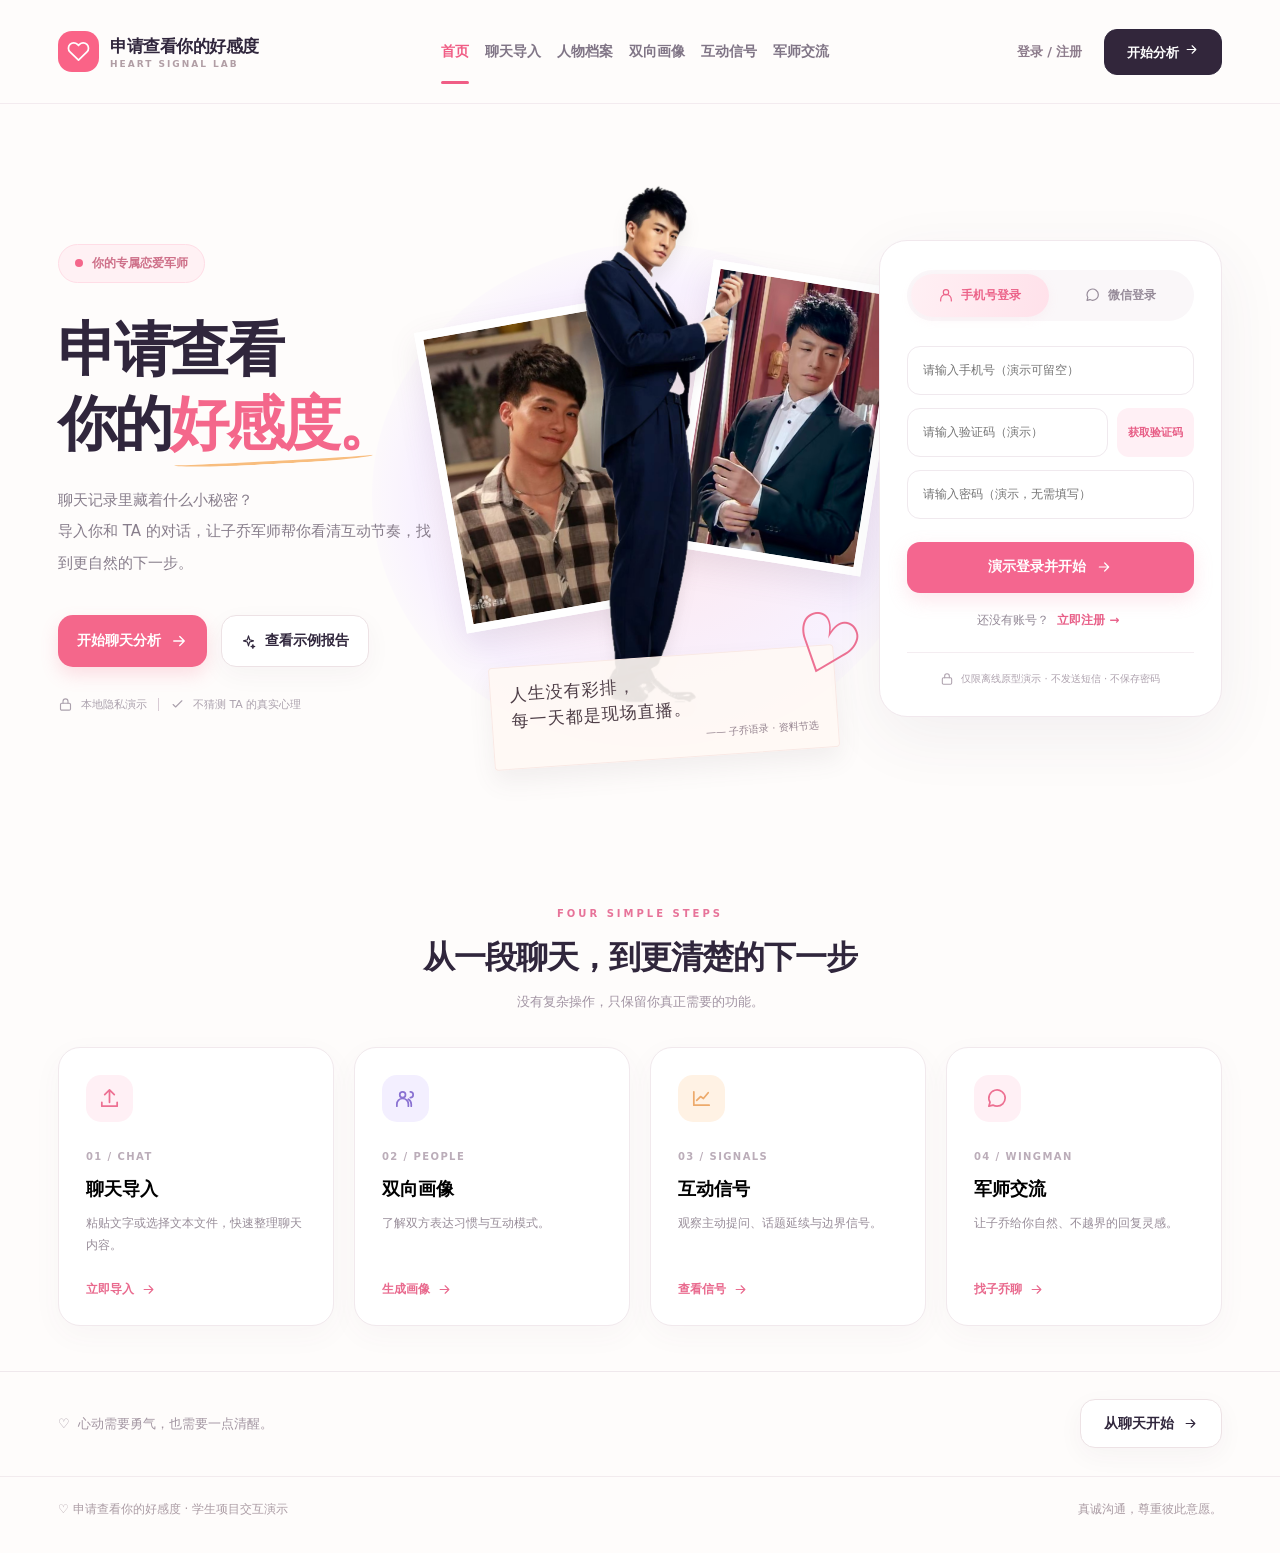
<file: docs/index.html>
<!doctype html>
<html lang="zh-CN">
<head>
  <meta charset="UTF-8" />
  <meta name="viewport" content="width=device-width, initial-scale=1.0" />
  <meta name="advisor-api-base" content="" />
  <meta name="theme-color" content="#fff9f4" />
  <meta name="description" content="申请查看你的好感度｜用温柔又清醒的方式，读懂聊天里的互动信号。" />
  <title>申请查看你的好感度 · 人物档案三段式 V6</title>
  <link rel="stylesheet" href="styles.css" />
  <link rel="stylesheet" href="refinement.css" />
  <link rel="stylesheet" href="wizard.css" />
</head>
<body>
  <div class="background-blobs" aria-hidden="true"><span></span><span></span><span></span></div>
  <div id="app"></div>
  <div id="toast" class="toast" role="status" aria-live="polite"></div>
  <script src="app.js"></script>
</body>
</html>
</file>
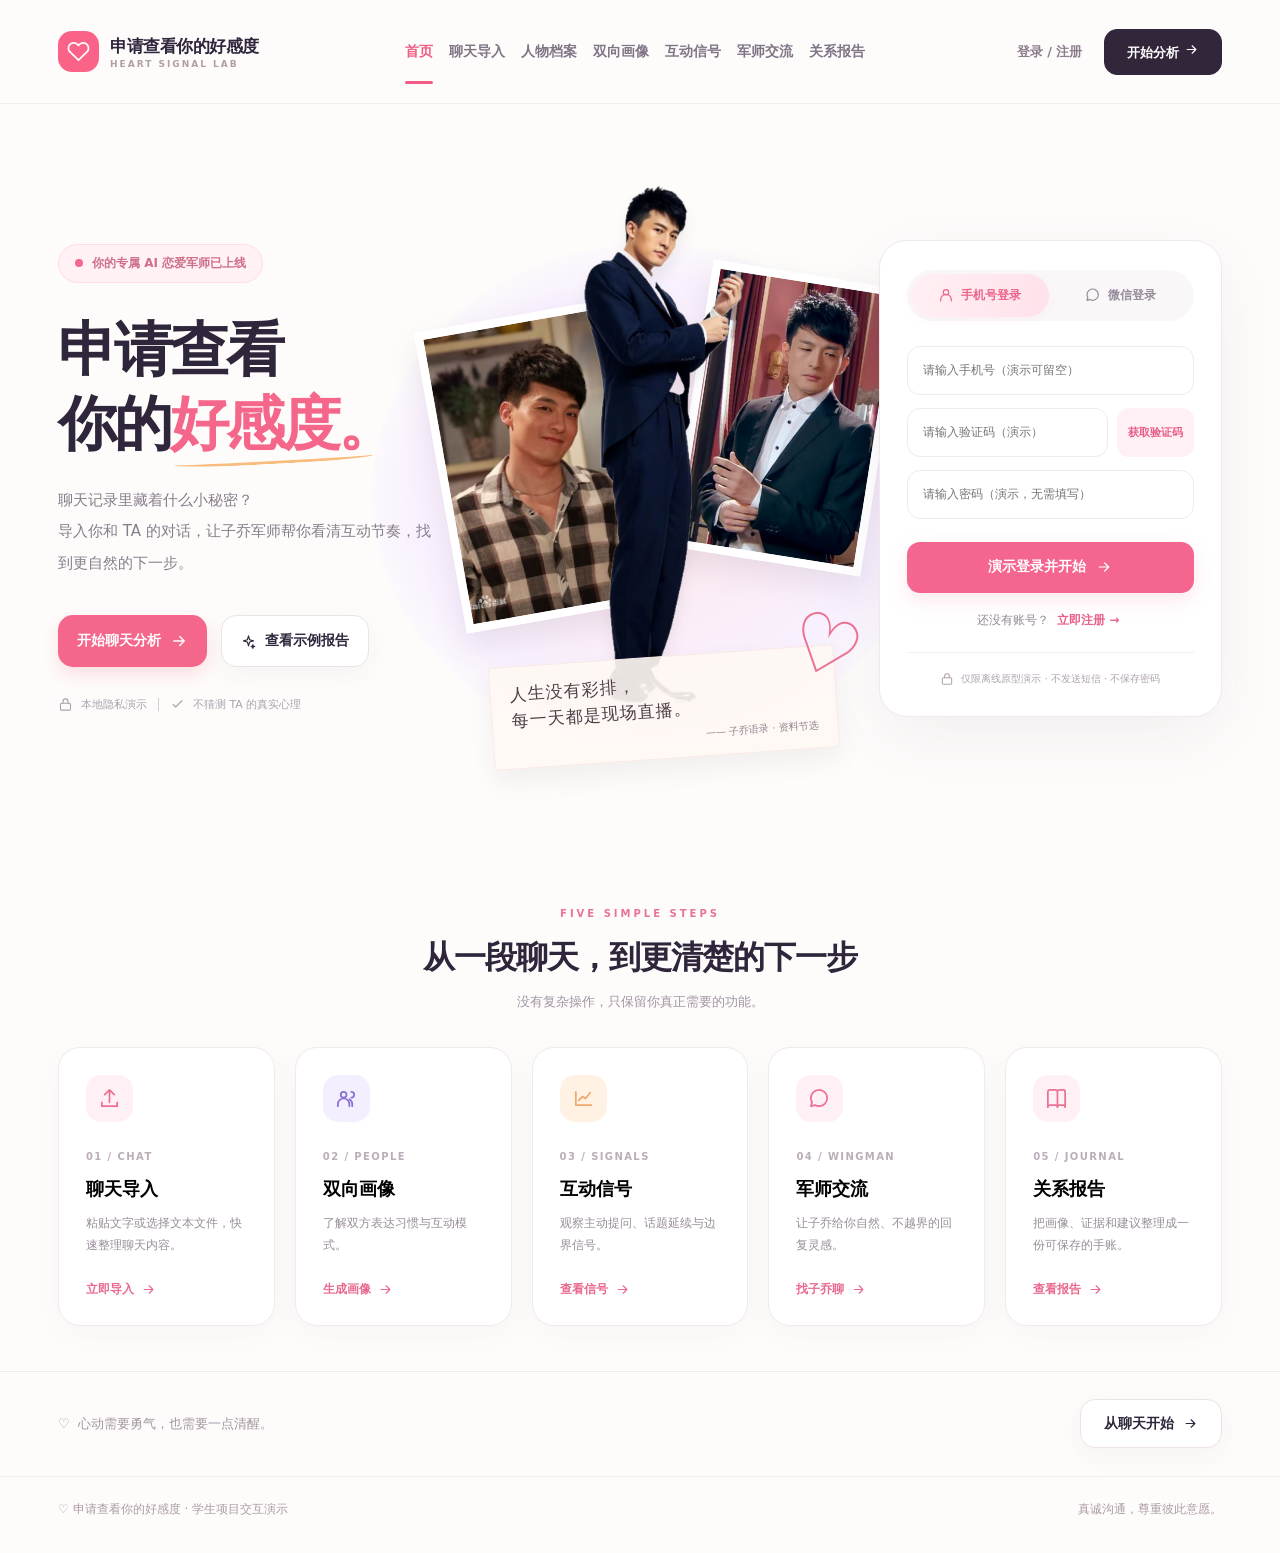
<file: frontend/index.html>
<!doctype html>
<html lang="zh-CN">
<head>
  <meta charset="UTF-8" />
  <meta name="viewport" content="width=device-width, initial-scale=1.0" />
  <meta name="theme-color" content="#fff9f4" />
  <meta name="description" content="申请查看你的好感度｜用温柔又清醒的方式，读懂聊天里的互动信号。" />
  <title>申请查看你的好感度 · V6 Agent 整合版</title>
  <link rel="stylesheet" href="styles.css" />
  <link rel="stylesheet" href="refinement.css" />
  <link rel="stylesheet" href="wizard.css" />
  <link rel="stylesheet" href="phase1.css" />
  <link rel="stylesheet" href="report.css" />
</head>
<body>
  <div class="background-blobs" aria-hidden="true"><span></span><span></span><span></span></div>
  <div id="app"></div>
  <div id="toast" class="toast" role="status" aria-live="polite"></div>
  <script src="api/config.js"></script>
  <script src="api/client.js"></script>
  <script src="api/adapter.js"></script>
  <script src="dashboard.js"></script>
  <script src="mocks/mock-data.js"></script>
  <script src="app.js"></script>
</body>
</html>
</file>
<file: docs/styles.css>
:root{--bg:#fff9f4;--paper:#fffdfb;--white:#fff;--ink:#30243a;--muted:#897e8c;--pink:#f76889;--pink-dark:#e84e75;--pale-pink:#ffedf2;--violet:#7964dc;--pale-violet:#f0edff;--peach:#ffede2;--yellow:#ffe49e;--line:#eee6e7;--green:#2e987c;--green-bg:#eaf9f2;--danger:#d75862;--danger-bg:#fff0f0;--shadow:0 22px 65px rgba(88,52,82,.085);--soft-shadow:0 9px 28px rgba(85,53,86,.06);--radius:24px}
*{box-sizing:border-box}html{scroll-behavior:smooth}body{margin:0;min-height:100vh;background:var(--bg);font-family:Inter,"SF Pro Display","PingFang SC","Microsoft YaHei",system-ui,sans-serif;color:var(--ink);-webkit-font-smoothing:antialiased}button,input,textarea,select{font:inherit}button{cursor:pointer}a{text-decoration:none;color:inherit}button:focus-visible,a:focus-visible,input:focus-visible,textarea:focus-visible,select:focus-visible{outline:3px solid #b6a8ff;outline-offset:3px}::selection{background:#ffd5df;color:#442238}.background-blobs{position:fixed;inset:0;z-index:-1;pointer-events:none;overflow:hidden}.background-blobs span{position:absolute;border-radius:50%;filter:blur(55px);opacity:.46}.background-blobs span:nth-child(1){width:430px;height:430px;background:#ffe2d7;top:-160px;right:-80px}.background-blobs span:nth-child(2){width:380px;height:380px;background:#e8e4ff;top:480px;left:-220px}.background-blobs span:nth-child(3){width:360px;height:360px;background:#fff0bc;bottom:-240px;right:10%}.site-header{height:86px;display:flex;align-items:center;justify-content:space-between;gap:24px;max-width:1240px;padding:0 28px;margin:auto}.brand{display:flex;align-items:center;gap:11px;font-size:17px;font-weight:900;letter-spacing:-.5px;white-space:nowrap}.brand-icon{height:41px;width:41px;border-radius:15px;display:grid;place-items:center;background:#fa6387;color:#fff;box-shadow:0 6px 15px #f7688947;transform:rotate(-8deg)}.brand small{display:block;font-size:9px;font-weight:900;letter-spacing:2.6px;color:#b19ea5;margin-top:1px}.nav-links{display:flex;gap:35px;align-items:center;color:#716477;font-size:13px;font-weight:700}.nav-links button{border:0;background:transparent;color:inherit;font-weight:700;padding:8px 0}.nav-links button:hover{color:var(--pink)}.nav-action{border:1px solid var(--ink);background:var(--ink);color:white;border-radius:14px;padding:12px 22px;font-size:13px;font-weight:800;transition:.2s}.nav-action:hover{transform:translateY(-2px);box-shadow:0 8px 18px #30243a30}.max{max-width:1240px;padding:0 28px;margin:0 auto}.hero{min-height:627px;display:grid;grid-template-columns:1.04fr .96fr;align-items:center;gap:25px;padding-top:34px;padding-bottom:55px}.eyebrow{display:inline-flex;align-items:center;gap:9px;background:#fff0e9;border:1px solid #ffded5;padding:9px 15px;border-radius:50px;color:#ca6b6d;font-size:12px;font-weight:800;letter-spacing:.8px}.tiny-dot{height:8px;width:8px;background:var(--pink);border-radius:50%}.hero h1{font-size:clamp(48px,5.25vw,77px);font-weight:950;line-height:1.24;letter-spacing:-3px;margin:26px 0 19px}.hero h1 .special{display:inline-block;color:var(--pink);position:relative}.special:after{content:"";position:absolute;left:3%;right:3%;height:9px;border-radius:50%;border-bottom:4px solid #f8bd7e;bottom:-6px;transform:rotate(-3deg)}.hero p{max-width:495px;font-size:16px;line-height:2.08;color:#776f7b;margin:0 0 30px}.hero-ctas{display:flex;gap:13px;align-items:center;flex-wrap:wrap}.btn{border:0;display:inline-flex;align-items:center;justify-content:center;gap:9px;border-radius:15px;padding:14px 23px;font-size:14px;font-weight:850;min-height:49px;transition:transform .2s,box-shadow .2s,background .2s;white-space:nowrap}.btn:hover:not(:disabled){transform:translateY(-2px)}.btn:disabled{opacity:.45;cursor:not-allowed}.btn-primary{background:var(--pink);color:#fff;box-shadow:0 8px 18px #f7688933}.btn-primary:hover{background:var(--pink-dark);box-shadow:0 12px 25px #f7688955}.btn-dark{background:var(--ink);color:#fff}.btn-white{border:1px solid #ede2e5;background:#fff;color:var(--ink);box-shadow:var(--soft-shadow)}.btn-soft{background:var(--pale-violet);color:#5a47b1}.btn-outline{border:1px solid #e4dce2;background:transparent;color:#756978}.btn-sm{padding:9px 14px;font-size:12px;min-height:36px;border-radius:11px}.hero-proof{display:flex;align-items:center;gap:12px;margin-top:31px;color:#998d98;font-size:12px}.proof-stars{display:flex;gap:5px;color:#e9aa42}.hero-art{height:520px;position:relative;display:flex;align-items:center;justify-content:center}.hero-stage{position:absolute;width:90%;height:89%;background:#f4eaff;border-radius:48% 52% 42% 58%/49% 38% 62% 51%;transform:rotate(7deg);top:32px;right:10px}.hero-dots{position:absolute;inset:10px;background-image:radial-gradient(#e2c8d8 1.5px,transparent 1.5px);background-size:22px 22px;mask-image:linear-gradient(110deg,transparent 16%,black 80%);opacity:.35}.hero-visual-card{position:absolute;width:320px;height:382px;border-radius:28px;box-shadow:0 28px 65px #4e2a5430;background:var(--white);transform:rotate(-6deg);top:67px;left:calc(50% - 160px);padding:22px;z-index:2}.hero-visual-top{display:flex;align-items:center;justify-content:space-between;padding-bottom:15px;border-bottom:1px dashed #f0e8ea}.mini-signal{background:var(--green-bg);color:var(--green);padding:5px 9px;border-radius:8px;font-size:10px;font-weight:800}.hero-bubbles{display:flex;flex-direction:column;gap:12px;padding:25px 0 12px}.bubble{font-size:12px;line-height:1.6;border-radius:14px;padding:12px 14px;max-width:88%;font-weight:600}.bubble.left{align-self:flex-start;background:#f7f3f8;color:#726475;border-bottom-left-radius:4px}.bubble.right{align-self:flex-end;background:#fbe4ed;color:#ab4166;border-bottom-right-radius:4px}.bubble-note{font-size:10px;color:#9a8c99;text-align:center;margin-top:3px}.float-note{position:absolute;z-index:5;box-shadow:0 13px 36px #6d476f28;background:#fff;border:1px solid #fff3f4;border-radius:17px;padding:13px 17px;display:flex;align-items:center;gap:11px;font-size:12px;font-weight:800}.float-note.top{top:33px;right:-11px;transform:rotate(7deg)}.float-note.bottom{bottom:35px;left:-10px;transform:rotate(5deg)}.float-icon{display:grid;place-items:center;background:var(--pale-pink);color:var(--pink);width:33px;height:33px;border-radius:11px}.hero-star{position:absolute;font-size:30px;color:#f5a63c;z-index:4}.hero-star.one{top:12%;left:7%}.hero-star.two{bottom:13%;right:2%;color:#ec82a3;font-size:40px}.mascot-hero{position:absolute;width:215px;height:213px;z-index:4;right:-20px;bottom:21px;filter:drop-shadow(0 16px 10px #c98ba23f)}.section{padding-top:56px;padding-bottom:62px}.section-title{text-align:center;margin:0 0 38px}.section-title .kicker,.kicker{color:var(--pink);letter-spacing:3px;text-transform:uppercase;font-size:11px;font-weight:900}.section-title h2{font-size:clamp(27px,3vw,38px);letter-spacing:-1.5px;margin:12px 0}.section-title p{font-size:14px;color:var(--muted);line-height:1.8}.feature-grid{display:grid;grid-template-columns:repeat(3,1fr);gap:18px}.feature-card{background:#fff;border:1px solid #f1e8e9;border-radius:24px;padding:30px;min-height:228px;box-shadow:var(--soft-shadow)}.feature-symbol{width:52px;height:52px;border-radius:17px;display:grid;place-items:center;margin-bottom:26px}.feature-symbol.pink{background:var(--pale-pink);color:var(--pink)}.feature-symbol.purple{background:var(--pale-violet);color:var(--violet)}.feature-symbol.orange{background:#fff0d8;color:#e9a13e}.feature-card h3{font-size:18px;margin:0 0 10px}.feature-card p{font-size:13px;line-height:1.85;color:var(--muted);margin:0}.process-panel{background:#31243c;border-radius:32px;margin-top:80px;min-height:255px;color:#fff;display:grid;grid-template-columns:1.1fr 1.4fr;align-items:center;gap:35px;padding:42px 53px;position:relative;overflow:hidden}.process-panel:after{content:"♡";position:absolute;right:-10px;bottom:-117px;font-size:260px;color:#fff1;transform:rotate(-15deg)}.process-panel h3{font-size:28px;line-height:1.5;margin:10px 0}.process-panel p{font-size:12px;color:#d1c5d7;line-height:1.9;margin:0}.process-steps{display:flex;align-items:center;gap:9px;position:relative;z-index:2;justify-content:flex-end}.process-step{border:1px solid #ffffff26;background:#ffffff12;border-radius:15px;min-width:106px;padding:15px 12px;color:#fff;font-size:12px;font-weight:800}.process-step span{display:block;color:#e48fad;font-size:11px;margin-bottom:11px}.process-arrow{color:#f6a5b5}.privacy-band{display:flex;gap:17px;align-items:center;background:#fff2eb;border:1px solid #ffded4;border-radius:19px;padding:19px 24px;margin-top:36px}.privacy-band .privacy-icon{color:#d77f64}.privacy-band strong{font-size:13px}.privacy-band p{margin:4px 0 0;font-size:12px;color:#997b7c;line-height:1.6}.footer{border-top:1px solid #efe4e2;padding:24px 0 35px;margin-top:60px;color:#ab9ca4;font-size:12px}.footer .max{display:flex;align-items:center;justify-content:space-between;gap:15px}.workspace-shell{max-width:1280px;margin:30px auto 0;padding:0 28px;display:grid;grid-template-columns:240px 1fr;gap:25px;align-items:start;min-height:670px}.sidebar{background:#fff;border:1px solid #f1e7e9;box-shadow:var(--soft-shadow);border-radius:24px;padding:24px 14px;position:sticky;top:18px}.sidebar-title{font-size:10px;font-weight:900;letter-spacing:1.8px;color:#b4a9b0;padding:0 14px;margin-bottom:17px}.step-list{display:flex;flex-direction:column;gap:5px}.step-link{width:100%;border:0;background:transparent;display:flex;align-items:center;gap:11px;text-align:left;padding:14px 13px;color:#8d8290;border-radius:13px;font-size:13px;font-weight:760}.step-link .step-icon{height:32px;width:32px;border-radius:11px;display:grid;place-items:center;background:#faf6f7;color:#a69aaa;flex:none}.step-link.active{background:#ffecf1;color:#df527b}.step-link.active .step-icon{background:#fff;color:#ec638d}.step-link:hover:not(.active){background:#faf7fa;color:#604d65}.sidebar-sep{height:1px;background:#f1e9ea;margin:21px 14px}.sidebar-mascot{background:linear-gradient(145deg,#f2edff,#ffeef2);padding:15px;border-radius:19px;margin:0 3px}.sidebar-mascot .mascot-svg{width:100px;height:100px;display:block;margin:-2px auto 0}.sidebar-mascot strong{font-size:13px;display:block;text-align:center}.sidebar-mascot p{font-size:11px;color:#8a738b;text-align:center;line-height:1.6;margin:6px 0}.workspace-main{min-width:0;animation:fadeUp .34s ease}.page-heading{display:flex;justify-content:space-between;align-items:flex-start;gap:20px;margin:8px 0 25px}.page-heading h1{font-size:32px;letter-spacing:-1.4px;line-height:1.3;margin:9px 0 8px}.page-heading p{font-size:13px;color:var(--muted);line-height:1.8;margin:0}.page-heading .eyebrow{font-size:10px;padding:7px 11px;letter-spacing:.6px}.page-heading-right{display:flex;align-items:center;gap:8px;flex-wrap:wrap;justify-content:flex-end}.panel{background:#fff;border:1px solid #f0e6e8;border-radius:24px;box-shadow:var(--soft-shadow);padding:25px}.panel h2,.panel h3{letter-spacing:-.3px}.panel-header{display:flex;align-items:center;justify-content:space-between;gap:12px;margin-bottom:18px}.panel-header h2{font-size:16px;margin:0}.panel-header small{font-size:11px;color:#a69ba6}.layout-2{display:grid;grid-template-columns:1.55fr 1fr;gap:19px}.layout-2.equal{grid-template-columns:repeat(2,minmax(0,1fr))}.stack{display:flex;flex-direction:column;gap:19px}.pill{display:inline-flex;align-items:center;gap:6px;padding:7px 11px;border-radius:99px;background:#f7f3f7;color:#8c7e8e;font-size:11px;font-weight:780}.pill.green{background:var(--green-bg);color:var(--green)}.pill.pink{background:var(--pale-pink);color:var(--pink-dark)}.pill.purple{background:var(--pale-violet);color:#6c54c9}.pill.orange{background:#fff2dd;color:#ba7e2e}.pill.red{background:var(--danger-bg);color:var(--danger)}.field{display:flex;flex-direction:column;gap:7px}.field label{font-size:12px;font-weight:800;color:#766c77}.field input,.field select{border:1px solid #e9e1e7;background:#fff;border-radius:11px;padding:12px 13px;color:var(--ink);min-width:0;outline:none;transition:border .2s}.field input:focus,.field select:focus,.editor:focus{border-color:#be9fff;box-shadow:0 0 0 3px #be9fff24}.field-grid{display:grid;grid-template-columns:repeat(2,minmax(0,1fr));gap:15px;margin-bottom:19px}.import-tabs{display:flex;gap:8px;margin-bottom:14px}.tab{border:0;background:#f7f5f8;color:#9b8fa0;font-size:12px;font-weight:800;border-radius:11px;padding:10px 14px}.tab.active{background:var(--pale-pink);color:var(--pink-dark)}.editor{display:block;resize:vertical;width:100%;min-height:268px;background:#fffaf9;border:1.5px dashed #eccfd9;border-radius:16px;padding:18px;color:#544755;font-size:13px;line-height:1.9;outline:none}.editor::placeholder{color:#b7a9ad}.editor-footer{display:flex;justify-content:space-between;align-items:center;gap:10px;margin-top:12px;flex-wrap:wrap}.editor-footer small{color:#ab9daa;font-size:11px}.file-label{display:inline-flex;align-items:center;gap:6px;border:1px solid #eee3e7;border-radius:10px;padding:10px 13px;font-size:12px;font-weight:800;cursor:pointer;color:#6f6074;background:#fff}.file-label:hover{background:#fff4f7}.upload-file{position:absolute;opacity:0;width:1px;height:1px}.import-actions{display:flex;justify-content:flex-end;gap:10px;align-items:center;margin-top:20px;flex-wrap:wrap}.helper{font-size:12px;line-height:1.8;color:#968894}.preview-messages{display:flex;flex-direction:column;gap:13px;min-height:215px}.preview-chat{max-width:85%;display:flex;flex-direction:column;gap:5px}.preview-chat.self{align-self:flex-end;align-items:flex-end}.preview-chat.other{align-self:flex-start}.preview-chat .who{color:#ad9faa;font-size:10px}.preview-chat .say{font-size:12px;line-height:1.7;padding:10px 13px;background:#f6f3fa;border-radius:13px;border-bottom-left-radius:4px;word-break:break-word}.preview-chat.self .say{background:#ffe9f1;border-bottom-left-radius:13px;border-bottom-right-radius:4px}.no-data{text-align:center;padding:43px 15px;color:#a596a5;font-size:12px;line-height:1.7}.no-data .empty-icon{width:47px;height:47px;margin:0 auto 11px;display:grid;place-items:center;background:#f8f3f8;border-radius:15px}.info-note{border-radius:14px;background:#f7f5fe;color:#7d7098;padding:14px;font-size:11px;line-height:1.8;display:flex;gap:10px}.info-note .note-icon{flex:none;color:#8b78d8}.info-note.red{background:#fff1f1;color:#bb616b}.result-banner{border-radius:22px;padding:24px;background:linear-gradient(115deg,#f8eefe,#fff2ed);display:flex;justify-content:space-between;align-items:center;gap:15px;overflow:hidden}.result-banner .main{font-size:18px;font-weight:900}.result-banner p{font-size:12px;line-height:1.8;color:#8b758e;margin:5px 0 0}.result-banner .heart-sticker{font-size:56px;line-height:1;color:#eb78a1;transform:rotate(15deg)}.portrait-grid{display:grid;grid-template-columns:1fr 1fr;gap:20px}.portrait-card{background:#fff;border:1px solid #f0e6e8;box-shadow:var(--soft-shadow);border-radius:24px;overflow:hidden}.portrait-top{height:164px;position:relative;display:flex;align-items:center;justify-content:center}.portrait-top.me{background:#eeeafe}.portrait-top.them{background:#ffe9ec}.portrait-avatar{height:102px;width:102px;border:6px solid #ffffffac;border-radius:50%;display:grid;place-items:center;font-size:55px;box-shadow:0 7px 22px #553b6925}.portrait-card .portrait-info{padding:22px 23px 26px}.portrait-name{display:flex;justify-content:space-between;align-items:center;gap:9px;margin-bottom:5px}.portrait-name h2{font-size:20px;margin:0}.portrait-sub{color:#9c8e9b;font-size:12px;margin:0 0 18px}.metric-row{display:flex;align-items:center;justify-content:space-between;border-top:1px solid #f3eef0;padding:11px 0;color:#7b707e;font-size:12px}.metric-row b{color:#493a50;font-size:13px}.tag-row{display:flex;gap:7px;flex-wrap:wrap;margin-top:14px}.insight-strip{background:#fff7ea;border:1px solid #ffebc8;border-radius:19px;padding:18px 21px;font-size:12px;line-height:1.9;color:#8d7154;display:flex;gap:13px}.insight-strip strong{color:#674a35}.circle-block{display:flex;align-items:center;justify-content:center;flex-direction:column;gap:8px;padding:18px 0 5px}.score-ring{width:175px;height:175px;display:grid;place-items:center;border-radius:50%;background:conic-gradient(var(--pink) calc(var(--score)*1%),#f7edf2 0);position:relative}.score-ring::before{content:"";position:absolute;inset:15px;background:#fff;border-radius:50%}.score-center{position:relative;text-align:center}.score-center b{font-size:58px;letter-spacing:-3px;line-height:1;color:#3b2d43}.score-center small{color:#ab9aa9;font-weight:900;font-size:16px}.score-center span{display:block;font-size:11px;color:#a499a2;margin-top:8px}.ring-label{font-size:11px;color:#9c8d9b;text-align:center;line-height:1.7}.tiny-metrics{display:grid;grid-template-columns:repeat(3,1fr);gap:7px;margin-top:14px}.tiny-metric{background:#fbf8fa;border-radius:14px;padding:14px 7px;text-align:center}.tiny-metric b{display:block;font-size:21px}.tiny-metric span{color:#a297a2;font-size:10px}.bar-item{margin:0 0 18px}.bar-head{display:flex;justify-content:space-between;align-items:center;font-size:12px;color:#786d7d;margin:0 0 9px}.bar-head b{color:#54465b}.bar-track{height:9px;background:#f5f0f3;border-radius:99px;overflow:hidden}.bar-fill{height:100%;border-radius:99px;background:linear-gradient(90deg,#ffb6c7,#f76889);transition:width .5s ease}.bar-fill.violet{background:linear-gradient(90deg,#b5a7f9,#7964dc)}.bar-fill.orange{background:linear-gradient(90deg,#f9d58e,#edae55)}.bar-fill.green{background:linear-gradient(90deg,#9adccc,#50b197)}.signal-list{display:flex;flex-direction:column;gap:12px}.signal-item{border:1px solid #f1e9ec;border-radius:17px;padding:16px;display:flex;gap:12px}.signal-icon{height:35px;width:35px;flex:none;display:grid;place-items:center;border-radius:11px;background:#eaf9f2;color:var(--green)}.signal-icon.warn{background:#fff2e3;color:#ca8950}.signal-icon.red{background:#fff0f0;color:#d75862}.signal-item strong{display:block;font-size:13px;margin:0 0 5px}.signal-item p{font-size:11px;color:#958796;line-height:1.8;margin:0}.quote-box{border-left:3px solid #ed91b1;margin-top:9px;padding:7px 12px;background:#fff9fb;font-size:12px;color:#8f647b;border-radius:0 8px 8px 0;line-height:1.7;word-break:break-word}.muted{color:var(--muted)}.timeline{display:grid;grid-template-columns:repeat(3,minmax(0,1fr));gap:16px;margin-top:18px}.timeline-step{border-radius:19px;border:1px solid #eee6ea;background:white;padding:19px;position:relative}.timeline-step:not(:last-child):after{content:"→";position:absolute;right:-14px;top:47%;color:#bcaab7;z-index:2;font-size:20px}.timeline-step .num{font-weight:950;font-size:11px;color:#e087a4;letter-spacing:1px}.timeline-step h3{font-size:16px;margin:10px 0}.timeline-step p{font-size:11px;line-height:1.8;color:#9b8d9a;margin:0}.response-card{border:1px solid #f0e6ea;border-radius:16px;padding:17px;margin:0 0 13px;background:#fff;transition:.2s}.response-card:hover{border-color:#eea5be;background:#fffafc}.response-head{display:flex;align-items:center;justify-content:space-between;gap:9px;margin-bottom:9px}.response-card p{font-size:13px;line-height:1.9;color:#5c4e5e;margin:0 0 11px;word-break:break-word}.response-foot{display:flex;align-items:center;justify-content:space-between;gap:12px}.response-foot small{font-size:11px;color:#a498a5;line-height:1.6}.advisor-layout{display:grid;grid-template-columns:minmax(0,1fr) 270px;gap:19px}.chat-panel{background:#fff;box-shadow:var(--soft-shadow);border:1px solid #f0e6e8;border-radius:25px;overflow:hidden;display:flex;flex-direction:column;min-height:640px}.chat-topbar{display:flex;align-items:center;gap:12px;border-bottom:1px solid #f4ebed;padding:17px 20px}.avatar-small{height:43px;width:43px;border-radius:13px;background:#ffedf4;display:grid;place-items:center;font-size:27px}.chat-topbar h3{margin:0 0 4px;font-size:14px}.chat-topbar p{margin:0;font-size:10px;color:#a497a5}.chat-topbar .online{height:7px;width:7px;background:#72bba5;border-radius:50%;display:inline-block;margin-right:5px}.chat-scroll{flex:1;max-height:470px;overflow-y:auto;padding:25px 24px;display:flex;flex-direction:column;gap:16px;background:linear-gradient(#fffdfc,#fff)}.chat-msg{display:flex;align-items:flex-end;gap:9px;max-width:87%}.chat-msg.me{align-self:flex-end;flex-direction:row-reverse}.chat-msg.bot{align-self:flex-start}.chat-msg .speaker{display:grid;place-items:center;border-radius:10px;height:33px;width:33px;flex:none;background:#fff0f3;font-size:20px}.chat-msg.me .speaker{background:#f0edff}.chat-msg .message{font-size:12px;line-height:1.85;padding:14px 16px;background:#f8f5f8;color:#544958;border-radius:17px;border-bottom-left-radius:4px;white-space:pre-wrap;word-break:break-word}.chat-msg.me .message{background:#fce4ed;color:#763c56;border-radius:17px;border-bottom-right-radius:4px}.chat-composer{border-top:1px solid #f3eaee;padding:17px 20px;background:#fff}.quick-questions{display:flex;gap:7px;overflow:auto;padding-bottom:13px;scrollbar-width:thin}.quick-questions button{white-space:nowrap;border:1px solid #eee3e9;background:#fff;color:#857786;border-radius:50px;padding:8px 11px;font-size:11px}.quick-questions button:hover{background:#ffedf2;color:#df527b}.composer-row{display:flex;gap:9px}.composer-input{flex:1;border:1px solid #eee3e9;background:#fffbfc;border-radius:12px;padding:13px;font-size:12px;outline:none;min-width:0}.composer-input:focus{border-color:#ee9fb7}.send-btn{height:43px;width:46px;border:0;background:var(--pink);color:white;border-radius:12px;display:grid;place-items:center}.advisor-profile{background:linear-gradient(155deg,#f5efff,#ffecf2);border:1px solid #efdded;border-radius:24px;padding:22px;text-align:center}.advisor-profile .mascot-svg{width:170px;height:170px}.advisor-profile h3{margin:7px 0 4px;font-size:19px}.advisor-profile .title{font-size:11px;color:#a286a3}.advisor-profile p{font-size:12px;color:#8c7e90;line-height:1.9}.advisor-profile .motto{display:inline-block;color:#bb6282;background:#fff9;border-radius:12px;padding:10px 14px;font-size:11px;font-weight:800;line-height:1.7}.advisor-hints{background:#fff;border:1px solid #f0e6e8;border-radius:22px;padding:21px;margin-top:17px;font-size:12px;line-height:1.8;color:#8d8091}.advisor-hints h3{font-size:14px;margin:0 0 9px;color:var(--ink)}.toast{position:fixed;bottom:26px;left:50%;transform:translate(-50%,30px);opacity:0;pointer-events:none;z-index:1000;color:#fff;background:#34273e;padding:12px 19px;border-radius:14px;font-size:12px;font-weight:800;box-shadow:0 13px 35px #3928443d;transition:opacity .24s,transform .24s}.toast.show{opacity:1;transform:translate(-50%,0)}.illustration-caption{font-size:11px;color:#b4a6af;letter-spacing:.3px}.empty-state{background:#fff;border:1px solid #f1e7e9;border-radius:25px;padding:70px 25px;text-align:center;box-shadow:var(--soft-shadow)}.empty-state .huge{font-size:65px}.empty-state h2{font-size:23px;letter-spacing:-.8px}.empty-state p{max-width:490px;margin:0 auto 22px;font-size:13px;color:var(--muted);line-height:1.9}.step-controls{display:flex;justify-content:space-between;align-items:center;gap:15px;margin-top:22px}.step-controls .muted{font-size:11px}.disclaimer{font-size:11px;color:#a292a0;line-height:1.8}.signal-detail-grid{display:grid;grid-template-columns:.89fr 1.11fr;gap:18px}.example-badge{font-size:10px;color:#b69da7;background:#fff3f6;border-radius:7px;padding:5px 7px;font-weight:900;margin-left:7px}.mbti-note{font-size:11px;color:#a394a2;line-height:1.8;margin-top:11px}.check-row{display:flex;gap:8px;align-items:flex-start;color:#8c7b88;font-size:11px;line-height:1.7;margin-top:15px}.check-row input{margin-top:3px;accent-color:var(--pink);flex:none}.mini-section-title{font-size:12px;font-weight:900;color:#594a5b;letter-spacing:1px;margin:0 0 15px}.heart-chart{height:110px;display:flex;align-items:end;gap:10px;border-bottom:1px solid #eee5ea;padding:0 5px 0}.heart-chart .column{flex:1;display:flex;align-items:end;justify-content:center;height:100%;position:relative}.heart-chart .column span{display:block;width:70%;border-radius:8px 8px 0 0;background:linear-gradient(#f6afc4,#f16c96);min-height:10px}.chart-labels{display:flex;gap:10px;margin-top:8px;padding:0 5px;font-size:9px;color:#b6a9b5}.chart-labels span{flex:1;text-align:center}.privacy-link{background:none;border:none;color:#947e94;font-size:12px;font-weight:750;padding:0}.privacy-link:hover{color:var(--pink)}@keyframes fadeUp{from{opacity:0;transform:translateY(8px)}to{opacity:1;transform:translateY(0)}}
@media(max-width:1100px){.hero h1{font-size:58px}.hero-art{transform:scale(.92)}.float-note.top{right:-3px}.process-panel{grid-template-columns:1fr;gap:16px}.process-steps{justify-content:flex-start}.advisor-layout{grid-template-columns:1fr}.advisor-side{display:grid;grid-template-columns:1fr 1fr;gap:16px}.advisor-hints{margin:0}}@media(max-width:850px){.nav-links{gap:17px}.hero{grid-template-columns:1fr;gap:0;padding-top:48px}.hero h1{font-size:clamp(48px,9vw,68px)}.hero-art{transform:scale(.9);margin:0 auto;width:min(100%,480px);height:470px}.feature-grid{grid-template-columns:1fr}.feature-card{min-height:auto}.workspace-shell{grid-template-columns:1fr;margin-top:10px}.sidebar{position:static;padding:12px;overflow-x:auto}.sidebar-title,.sidebar-sep,.sidebar-mascot{display:none}.step-list{flex-direction:row;min-width:max-content}.step-link{padding:10px 12px}.step-link .step-icon{height:28px;width:28px}.layout-2,.signal-detail-grid{grid-template-columns:1fr}}@media(max-width:600px){.max,.site-header,.workspace-shell{padding-left:17px;padding-right:17px}.site-header{height:74px}.brand{font-size:14px}.brand small{font-size:8px;letter-spacing:1.3px}.brand-icon{height:36px;width:36px}.nav-links{display:none}.nav-action{font-size:11px;padding:10px 12px}.hero{padding-top:31px;padding-bottom:5px}.hero h1{font-size:46px;letter-spacing:-2px}.hero p{font-size:14px;line-height:1.95}.hero-art{width:100%;height:400px;transform:scale(.83);transform-origin:top center;margin-bottom:-70px}.hero-visual-card{top:25px}.float-note.top{right:-28px}.mascot-hero{right:-33px}.section{padding-top:50px;padding-bottom:28px}.process-panel{margin-top:39px;padding:30px 23px}.process-panel h3{font-size:23px}.process-steps{overflow:auto}.process-step{min-width:99px}.privacy-band{align-items:flex-start}.footer .max{flex-direction:column;align-items:flex-start}.page-heading{flex-direction:column;gap:12px;margin-top:13px}.page-heading h1{font-size:28px}.panel{padding:19px}.field-grid,.portrait-grid,.timeline,.layout-2.equal,.advisor-side{grid-template-columns:1fr}.portrait-top{height:145px}.timeline-step:not(:last-child):after{display:none}.result-banner{padding:19px}.result-banner .heart-sticker{font-size:34px}.chat-panel{min-height:530px}.chat-scroll{max-height:440px;padding:16px}.chat-msg{max-width:95%}.chat-msg .message{font-size:12px}.tiny-metric b{font-size:18px}.sidebar{margin:0 -1px}.step-link{font-size:11px}.step-controls{flex-direction:column;align-items:stretch}.step-controls button{width:100%}}@media(prefers-reduced-motion:reduce){*,*::before,*::after{animation-duration:.01ms!important;scroll-behavior:auto!important;transition-duration:.01ms!important}}
</file>
<file: docs/refinement.css>
:root{--bg:#fefcfb;--paper:#fff;--ink:#30263c;--pink:#f4678b;--pink-dark:#e8587d;--line:#f1e8ec;--shadow:0 20px 55px rgba(72,50,70,.055);--soft-shadow:0 8px 26px rgba(72,50,70,.045)}
body{background:#fefcfb}.background-blobs{display:none}.max{max-width:1470px;padding-left:58px;padding-right:58px}.v4-header{height:104px;max-width:1470px;padding:0 58px;border-bottom:1px solid #f3ebef;background:#fefcfb}.brand-icon{transform:none;box-shadow:none;border-radius:14px}.brand{font-size:17px}.brand small{font-size:9px;letter-spacing:2px}.nav-links{gap:42px}.nav-links button{font-size:14px;color:#807586}.nav-links button.current{color:#f05d85;position:relative}.nav-links button.current:after{content:"";position:absolute;height:3px;background:#f05d85;left:0;right:0;bottom:-15px;border-radius:10px}.nav-action{border-radius:13px;background:#32263b}
.v4-hero{display:grid;grid-template-columns:1.07fr 1.11fr .97fr;gap:18px;align-items:center;min-height:750px;padding-top:52px;padding-bottom:54px;overflow:hidden}.v4-copy{position:relative;z-index:5}.v4-copy h1{font-size:clamp(50px,4.6vw,75px);letter-spacing:-3px;line-height:1.26;margin:30px 0 24px}.v4-copy h1 .special{position:relative;color:var(--pink);white-space:nowrap}.v4-copy h1 .special:after{content:'';position:absolute;height:5px;width:89%;border-bottom:3px solid #f8bd7e;bottom:-6px;left:2%;transform:rotate(-3deg)}.v4-copy p{line-height:2.1;color:#877d8b;font-size:15px;margin-bottom:36px}.v4-copy .eyebrow{font-size:12px;background:#fff1f4;border:1px solid #ffdde6;color:#ce7089;letter-spacing:0;padding:10px 16px}.v4-copy .hero-ctas{gap:14px}.v4-copy .btn{min-height:52px;padding:13px 19px}.v4-trust{display:flex;align-items:center;gap:8px;color:#aba1ad;font-size:11px;margin-top:30px}.v4-trust span{width:1px;height:13px;background:#d8cbd4;margin:0 3px}
.v4-collage{height:585px;min-width:0;position:relative;overflow:visible;isolation:isolate}.v4-soft-glow{position:absolute;z-index:-1;left:-22%;right:-18%;top:10%;bottom:4%;border-radius:50%;background:radial-gradient(ellipse,#fde3e9 0%,#f7efff 59%,transparent 76%);opacity:.85}.v4-photo{position:absolute;background:#fff;border:8px solid white;box-shadow:0 12px 31px #6f506d20;overflow:hidden}.v4-photo img{height:100%;width:100%;object-fit:cover;display:block}.v4-photo-left{left:-5%;top:22%;height:305px;width:195px;transform:rotate(-10deg);z-index:1}.v4-photo-right{right:-7%;top:15%;height:290px;width:194px;transform:rotate(9deg);z-index:1}.v4-hero-actor{position:absolute;left:50%;transform:translateX(-51%);top:-20px;height:545px;width:auto;z-index:3;filter:drop-shadow(0 12px 7px #55414b16)}.v4-hand-heart{position:absolute;right:-1%;top:72%;font-size:80px;color:#ed7193;transform:rotate(20deg);z-index:5;line-height:1}.v4-note{position:absolute;z-index:4;left:8%;right:5%;bottom:12px;background:#fff9f5e8;padding:15px 19px;transform:rotate(-4deg);box-shadow:0 12px 25px #65526715;border-radius:4px;border:1px solid #f9e9e5}.v4-note span{display:block;font-size:17px;letter-spacing:1px;color:#4e3e47;font-family:'KaiTi','STKaiti',serif;line-height:1.55}.v4-note small{display:block;text-align:right;color:#93828e;margin-top:4px;font-size:10px}
.v4-preview{border:1px solid #f0e9ec;border-radius:26px;padding:26px 22px;background:#fff;box-shadow:0 24px 65px #71536e0e;position:relative;z-index:6;margin-left:8px}.v4-preview-top{display:flex;align-items:center;gap:11px;padding-bottom:21px;border-bottom:1px solid #f2edf0}.v4-preview-icon{height:39px;width:39px;background:#fff0f4;border-radius:12px;color:#f17d9c;display:grid;place-items:center;flex:none}.v4-preview-top strong{display:block;font-size:14px;white-space:nowrap}.v4-preview-top small{display:block;font-size:11px;color:#a99caa;margin-top:4px}.v4-demo-pill{margin-left:auto;padding:7px 9px;background:#ecf9f2;border-radius:99px;color:#4dad8c;font-size:10px;white-space:nowrap}.v4-demo-pill i{display:inline-block;background:#55c69c;height:6px;width:6px;border-radius:99px;margin-right:3px}.v4-preview-bubbles{padding:25px 0 21px;display:flex;flex-direction:column;gap:15px}.v4-bubble{padding:13px 15px;border-radius:14px;font-size:12px;line-height:1.65;max-width:94%}.v4-bubble.from-ta{align-self:flex-start;background:#f8f6f9;color:#726977;border-bottom-left-radius:4px}.v4-bubble.from-me{align-self:flex-end;background:#ffedf2;color:#ad5671;border-bottom-right-radius:4px}.v4-preview-bottom{display:flex;align-items:center;gap:11px;width:100%;border:0;color:#7660c1;background:#f8f5ff;text-align:left;padding:17px 15px;border-radius:14px;font-size:12px;font-weight:800}.v4-preview-bottom svg:last-child{margin-left:auto}
.v4-feature-block{padding-top:48px;padding-bottom:45px}.v4-section-intro{text-align:center;margin-bottom:36px}.v4-section-intro>span{font-size:10px;font-weight:850;color:#e77399;letter-spacing:3px}.v4-section-intro h2{font-size:32px;letter-spacing:-1px;margin:15px 0 12px}.v4-section-intro p{font-size:13px;color:#a294a3}.v4-features{display:grid;grid-template-columns:repeat(4,1fr);gap:20px}.v4-features button{display:block;text-align:left;background:#fff;border:1px solid #f1e9ed;border-radius:22px;padding:27px;box-shadow:0 9px 30px #6647680a;transition:transform .2s,box-shadow .2s}.v4-features button:hover{transform:translateY(-4px);box-shadow:0 16px 35px #66476817}.v4-feature-icon{height:47px;width:47px;border-radius:15px;background:#fff0f5;color:#ed7092;display:grid;place-items:center;margin-bottom:23px}.v4-features button:nth-child(2) .v4-feature-icon{background:#f3efff;color:#8971d2}.v4-features button:nth-child(3) .v4-feature-icon{background:#fff2e4;color:#edaa6b}.v4-features button>span{font-size:10px;color:#bbadb9;letter-spacing:1.4px;font-weight:800}.v4-features h3{font-size:18px;margin:13px 0 9px}.v4-features p{font-size:12px;color:#988d99;line-height:1.8;min-height:47px}.v4-features b{color:#e96a8e;font-size:12px;display:flex;gap:7px;align-items:center;margin-top:21px}.v4-bottom-line{border-top:1px solid #efe8ec;padding-top:27px;padding-bottom:28px;display:flex;align-items:center;justify-content:space-between;gap:20px;color:#a396a2;font-size:13px}
.v4-workspace{background:linear-gradient(180deg,#fefcfb,#fffcfc);min-height:calc(100vh - 180px)}.v4-work-inner{padding-top:45px;padding-bottom:70px}.v4-page-heading{padding:10px 0 42px;display:flex;align-items:center;justify-content:space-between;gap:25px}.v4-page-heading h1{font-size:clamp(32px,3vw,43px);letter-spacing:-1.3px;margin:14px 0 9px}.v4-page-heading p{font-size:14px;line-height:1.9;color:#948795;max-width:700px}.v4-overline{font-size:10px;font-weight:850;letter-spacing:2px;color:#df7799}.v4-heading-right{display:flex;align-items:center;gap:12px}.v4-heading-signet{height:66px;width:66px;border-radius:21px;background:#fff0f4;color:#f27398;display:grid;place-items:center}.v4-heading-face{height:76px;width:69px;border-radius:18px;object-fit:cover;object-position:50% 15%}.v4-workspace .layout-2{gap:26px}.v4-workspace .stack{gap:24px}.v4-workspace .panel{border-radius:23px;border:1px solid #f1e9ed;box-shadow:0 9px 32px #62456108}.v4-workspace .result-banner,.v4-workspace .chat-panel{border:1px solid #f0e7ed;box-shadow:0 11px 35px #674d680d}.v4-workspace .panel-header h2{font-size:17px}.v4-workspace .step-controls{margin-top:36px}
.v4-advisor-grid{display:grid;grid-template-columns:minmax(0,1.12fr) minmax(340px,.88fr);align-items:start;gap:27px}.v4-chat-panel{min-width:0}.v4-advisor-aside{display:grid;gap:23px}.v4-advisor-head{background:#fff7fa;border:1px solid #f8e9ef;border-radius:22px;padding:30px 32px}.v4-advisor-head>span{font-size:10px;letter-spacing:2px;color:#dc8fa5;font-weight:800}.v4-advisor-head h2{font-size:32px;line-height:1.3;margin:12px 0}.v4-advisor-head em{font-style:normal;color:#ed7192}.v4-advisor-head p{font-size:13px;color:#a18b9b}.v4-advisor-aside .response-card{padding:16px;margin-top:12px}.v4-advisor-aside .response-card p{line-height:1.75;font-size:12px}.v4-pet{position:fixed;bottom:6px;right:20px;z-index:30;display:flex;align-items:flex-end;filter:drop-shadow(0 6px 9px #704f6e22);pointer-events:none}.v4-pet img{height:185px;width:auto}.v4-pet-speech{position:absolute;bottom:111px;right:105px;width:145px;background:#fff;padding:11px 13px;border:1px solid #f4e7ed;border-radius:14px;box-shadow:0 5px 20px #775d7617;color:#594955;font-weight:700;font-size:11px}.v4-pet-speech small{display:block;font-size:9px;color:#b6a7b5;font-weight:400;margin-top:4px}.footer{margin-top:0;border-color:#f2ebee}
@media(max-width:1250px){.v4-header{padding:0 30px}.max{padding-left:30px;padding-right:30px}.v4-hero{grid-template-columns:1fr 1fr;gap:10px}.v4-copy{grid-column:1}.v4-collage{grid-column:2}.v4-preview{grid-column:1/-1;max-width:650px;width:100%;margin:0 auto 20px}.v4-collage{height:540px}.v4-hero-actor{height:480px}.v4-features{grid-template-columns:repeat(2,1fr)}.nav-links{gap:20px}}
@media(max-width:780px){.v4-header{height:78px}.v4-header .nav-links{display:none}.v4-header .nav-action{padding:10px 15px}.v4-hero{grid-template-columns:1fr;padding-top:40px;gap:15px}.v4-copy,.v4-collage,.v4-preview{grid-column:1}.v4-copy h1{font-size:clamp(44px,8.8vw,64px)}.v4-copy p{font-size:13px}.v4-collage{height:505px;max-width:490px;width:100%;margin:10px auto}.v4-preview{max-width:520px}.v4-features{grid-template-columns:1fr 1fr}.v4-advisor-grid{grid-template-columns:1fr}.v4-work-inner{padding-top:20px}.v4-page-heading{align-items:flex-start}.v4-pet img{height:125px}.v4-pet-speech{display:none}}
@media(max-width:550px){.max{padding-left:19px;padding-right:19px}.v4-header{padding:0 19px}.brand{font-size:13px}.brand small{font-size:7px}.v4-hero{padding-bottom:28px}.v4-collage{height:430px}.v4-hero-actor{height:410px;top:-4px}.v4-photo-left{left:4%;width:140px;height:215px}.v4-photo-right{right:0;width:140px;height:215px}.v4-note{left:10%;bottom:3px}.v4-note span{font-size:13px}.v4-preview{padding:18px}.v4-features{grid-template-columns:1fr}.v4-feature-block{padding-top:20px}.v4-section-intro h2{font-size:25px}.v4-bottom-line{display:block}.v4-bottom-line button{margin-top:16px}.v4-page-heading{display:block;padding-bottom:25px}.v4-heading-right{margin-top:13px}.v4-workspace .layout-2{display:block}.v4-workspace .stack{margin-bottom:20px}.v4-pet{display:none}.v4-advisor-head{padding:20px}}

.v4-chat-panel .avatar-small.avatar-photo{width:43px;height:43px;flex:0 0 43px;overflow:hidden}.v4-chat-panel .avatar-small.avatar-photo img{width:100%;height:100%;object-fit:cover;object-position:50% 18%;display:block}.v4-chat-panel .chat-topbar>div:nth-child(2){min-width:0}.v4-chat-panel .chat-topbar>div:nth-child(2) h3{font-size:14px}

/* V5 screens: consistently airy pastel navigation and independent modules */
.v5-nav-right{display:flex;gap:16px;align-items:center}.v5-profile-link{border:0;background:transparent;color:#8d7c8c;font-weight:700;font-size:13px;white-space:nowrap}.v5-profile-link:hover,.v5-profile-link.selected{color:#f15d87}.v5-home-login{background:#fff;border:1px solid #f1e8ed;border-radius:28px;padding:29px 27px;box-shadow:0 20px 65px rgba(79,57,83,.065);min-width:0;z-index:8;margin-left:4px}.v5-login-tabs,.v5-auth-switch{background:#faf7f9;border-radius:999px;padding:4px;display:grid;grid-template-columns:1fr 1fr;gap:3px;margin-bottom:25px}.v5-login-tabs button,.v5-auth-switch button{padding:13px 10px;border:0;background:transparent;border-radius:99px;color:#968b99;font-weight:750;font-size:12px;display:flex;align-items:center;gap:7px;justify-content:center;white-space:nowrap}.v5-login-tabs .active,.v5-auth-switch .active{background:linear-gradient(100deg,#fff0f4,#ffe1ea);color:#ec6389;box-shadow:0 3px 11px #f6b7c51c}.v5-auth-fields{display:grid;gap:13px}.v5-auth-fields label{display:block;min-width:0}.v5-auth-fields input{box-sizing:border-box;width:100%;height:49px;border:1px solid #f0e9ee;background:#fff;border-radius:13px;padding:0 15px;outline:none;color:#524259;font-size:12px}.v5-auth-fields input:focus{border-color:#ef8eaa;box-shadow:0 0 0 3px #fdf0f5}.v5-code-line{display:flex;gap:9px;min-width:0}.v5-code-line label{flex:1;min-width:0}.v5-code-line button{border:0;background:#fff0f5;color:#e75c85;padding:0 11px;border-radius:12px;font-size:11px;font-weight:800;white-space:nowrap}.v5-login-submit{display:flex;align-items:center;justify-content:center;gap:10px;width:100%;height:51px;margin-top:23px;background:#f4668f;border:0;border-radius:13px;color:white;font-weight:800;font-size:14px;box-shadow:0 7px 19px #f48aa535}.v5-login-submit:hover{background:#e95580}.v5-signup-line{text-align:center;color:#928795;font-size:12px;margin-top:19px}.v5-signup-line button,.v5-text-button{border:0;background:transparent;color:#e85f88;font-weight:800;padding:0 4px}.v5-login-disclaimer{display:flex;justify-content:center;align-items:center;gap:7px;color:#aea2ae;font-size:10px;border-top:1px solid #f4edf1;padding-top:18px;margin-top:23px;line-height:1.6;text-align:center}.v5-wechat-placeholder{padding:20px 8px 15px;min-height:180px;display:grid;justify-items:center;align-content:center;gap:10px;color:#987d9b}.v5-wechat-placeholder strong{font-size:15px;color:#3c2c46}.v5-wechat-placeholder span{font-size:11px;line-height:1.7;text-align:center}.v5-auth-page{min-height:690px;display:grid;grid-template-columns:1fr 470px;gap:110px;align-items:center;padding-top:52px;padding-bottom:65px}.v5-auth-left h1{font-size:clamp(46px,4.5vw,70px);line-height:1.28;letter-spacing:-2px;margin:23px 0}.v5-auth-left h1 span,.v5-profile-header h1 span{color:#f3668c}.v5-auth-left>p{font-size:15px;color:#8d8190;line-height:2;max-width:500px}.v5-auth-actor{height:250px;position:relative;display:flex;align-items:center}.v5-auth-actor img{position:absolute;left:10%;height:265px;top:6px;filter:drop-shadow(0 12px 10px #55415e22)}.v5-actor-note{margin-left:50%;width:200px;padding:22px;background:#fff;border:1px solid #f7edf1;border-radius:16px;box-shadow:0 10px 28px #6644690c;color:#635665;font-size:14px;line-height:1.8;transform:rotate(-4deg)}.v5-auth-form{padding:40px;background:#fff;border-radius:32px;border:1px solid #f1e6ed;box-shadow:0 22px 70px #62496312}.v5-form-top{text-align:center;margin-bottom:25px}.v5-form-top span{font-size:10px;font-weight:900;letter-spacing:2px;color:#ed7d9b}.v5-form-top h2{font-size:29px;margin:11px 0}.v5-form-top p{font-size:12px;color:#9c8f9d}.v5-auth-form .v5-auth-switch{max-width:280px;margin:0 auto 17px}.v5-auth-form .v5-login-tabs{margin-bottom:20px}
.v5-profile-page{background:#fefcfb;padding-top:28px;padding-bottom:55px}.v5-profile-header{display:flex;justify-content:space-between;align-items:center;gap:40px;padding-top:35px;padding-bottom:30px}.v5-profile-header h1{font-size:clamp(38px,3.8vw,56px);line-height:1.28;margin:22px 0 15px}.v5-profile-header p{color:#9a8998;font-size:13px;line-height:1.9;max-width:650px}.v5-profile-illustration{display:flex;align-items:center;position:relative;min-width:330px;justify-content:center;height:200px;border-radius:28px;background:#fff4f8;border:1px solid #f8e8ef}.v5-profile-illustration img{height:210px;position:absolute;left:15px;bottom:0}.v5-profile-illustration div{margin-left:130px;width:140px}.v5-profile-illustration b{font-size:14px}.v5-profile-illustration p{font-size:12px;line-height:1.8}.v5-profile-grid{display:grid;grid-template-columns:1fr 1fr;gap:22px}.v5-profile-card{padding:27px;background:#fff;border:1px solid #f0e8ee;border-radius:25px;box-shadow:0 9px 30px #7556750b;min-width:0}.v5-panel-head{display:flex;align-items:center;gap:12px;margin-bottom:24px}.v5-panel-head h2{font-size:18px;margin:0 0 4px}.v5-panel-head p{font-size:11px;color:#aa9cab}.v5-panel-icon{width:44px;height:44px;flex:none;display:grid;place-items:center;border-radius:15px}.v5-panel-icon.pink{background:#fff0f5;color:#f27094}.v5-panel-icon.lilac{background:#f5f1ff;color:#8d72d9}.v5-panel-icon.peach{background:#fff2e8;color:#e5a064}.v5-field-grid{display:grid;grid-template-columns:1fr 1fr;gap:16px}.v5-field{display:flex;flex-direction:column;min-width:0;gap:8px}.v5-field span,.v5-sub-label{font-size:12px;color:#55465c;font-weight:750}.v5-field input,.v5-field select,.v5-field textarea{box-sizing:border-box;width:100%;border:1px solid #eee5ec;border-radius:12px;background:#fff;padding:12px 14px;color:#57495d;font-size:12px;outline:none;font-family:inherit}.v5-field input,.v5-field select{height:45px}.v5-field textarea{line-height:1.8;resize:vertical}.v5-field input:focus,.v5-field select:focus,.v5-field textarea:focus{border-color:#ef8caa;box-shadow:0 0 0 3px #fff1f5}.v5-sub-label{margin:21px 0 12px}.v5-chips,.v5-goals{display:flex;gap:8px;flex-wrap:wrap}.v5-chip,.v5-goals button{font-size:11px;border:1px solid #f0e8ed;padding:9px 13px;border-radius:99px;background:#fff;color:#8d8191;font-weight:700}.v5-chip.active,.v5-goals button.active{background:#fff0f5;border-color:#ffbbcf;color:#ed5e88}.v5-goals{margin-bottom:26px}.v5-goals button{display:flex;gap:6px;align-items:center}.v5-relation-card .v5-field:not(.v5-field-grid .v5-field){margin-top:19px}.v5-profile-note{margin-top:28px;display:flex;gap:10px;font-size:11px;line-height:1.7;color:#9f93a0;background:#fff9fb;border:1px solid #f8edf1;padding:12px;border-radius:12px}.v5-profile-actions{display:flex;align-items:center;justify-content:space-between;gap:18px;margin-top:25px;padding-top:23px;border-top:1px solid #f1e8ed}.v5-profile-actions>div:first-child{display:grid;gap:7px}.v5-profile-actions b{font-size:14px}.v5-profile-actions span{color:#aaa0ad;font-size:12px}.v5-profile-actions>div:last-child{display:flex;gap:10px;flex-wrap:wrap}.v5-context-strip{display:flex;gap:11px;align-items:center;background:#fff7fa;border:1px solid #ffe2ec;color:#ad6481;padding:14px 18px;border-radius:14px;margin-bottom:22px;font-size:12px}.v5-context-strip button{margin-left:auto;border:0;background:transparent;color:#e8628a;font-weight:800}.sr-only{position:absolute;width:1px;height:1px;padding:0;margin:-1px;overflow:hidden;clip:rect(0,0,0,0);white-space:nowrap;border:0}
@media(max-width:1250px){.v5-auth-page{gap:30px;grid-template-columns:1fr 430px}.v5-home-login{padding:24px 20px}.v5-login-tabs button{font-size:11px}.v5-nav-right{gap:10px}}
@media(max-width:900px){.v5-auth-page{grid-template-columns:1fr}.v5-auth-left{display:none}.v5-auth-form{max-width:560px;width:100%;margin:auto}.v5-profile-header{display:block}.v5-profile-illustration{display:none}.v5-profile-grid{grid-template-columns:1fr}.v5-profile-actions{flex-direction:column;align-items:flex-start}}
@media(max-width:780px){.v5-nav-right .v5-profile-link{font-size:12px}.v5-home-login{max-width:540px;width:100%;margin:auto}.v4-hero .v5-home-login{grid-column:1}.v5-auth-page{padding-top:25px}}
@media(max-width:550px){.v5-nav-right{gap:6px}.v5-nav-right .nav-action{display:none}.v5-field-grid{grid-template-columns:1fr}.v5-profile-card{padding:19px}.v5-auth-form{padding:23px}.v5-profile-actions>div:last-child{display:grid;width:100%}.v5-profile-actions button{width:100%}}

.v5-context-in-results{position:relative;border-radius:18px;border:1px solid #f6e4ee;background:#fff8fb;padding:16px 22px;margin-bottom:20px;display:flex;flex-wrap:wrap;column-gap:18px;align-items:start}.v5-context-in-results strong{font-size:13px;color:#d95d87;white-space:nowrap}.v5-context-in-results p{font-size:12px;line-height:1.9;color:#746574;flex:1;margin:0;min-width:200px}.v5-context-in-results small{width:100%;margin-top:8px;color:#b6a1af;font-size:11px}.v5-context-in-results button{border:0;background:transparent;color:#d95d87;font-weight:800;font-size:12px}
</file>
<file: docs/wizard.css>
/* V6 profile wizard — independent three-step guided questionnaire. */
.v4-header .nav-links{gap:26px}.v4-header .nav-links button{white-space:nowrap}
.wizard-page{min-height:calc(100vh - 150px);background:radial-gradient(ellipse at 16% 78%,rgba(247,232,252,.27),transparent 36%),linear-gradient(180deg,#fffdfc,#fdfbfc);padding-top:35px;padding-bottom:47px}
.wizard-top{display:grid;grid-template-columns:1fr auto 1fr;gap:20px;align-items:center;padding-bottom:24px;border-bottom:1px solid #f2e9ef}
.wizard-top-title{color:#b28b9e;font-size:11px;font-weight:850;letter-spacing:1.2px;white-space:nowrap}.wizard-top-spark{font-size:20px;vertical-align:middle;color:#f27094;margin-right:8px}
.wizard-stepper{display:flex;align-items:center;gap:8px}.wizard-step{display:inline-flex;align-items:center;gap:9px;padding:11px 17px;background:transparent;border:1px solid transparent;border-radius:999px;color:#988a98;font-size:13px;font-weight:800;white-space:nowrap}.wizard-step:hover{color:#e85b82}.wizard-step.active{background:#ffecf2;color:#dc5680;border-color:#ffe1e9;box-shadow:0 4px 17px #f87da91c}.wizard-step.complete{color:#b87d98}.wizard-step-number{width:25px;height:25px;background:#f5eff3;border-radius:50%;display:grid;place-items:center;flex:none;font-size:12px;color:#8f8191}.wizard-step.active .wizard-step-number{background:#fa7195;color:white}.wizard-step.complete .wizard-step-number{background:#fbe2ea;color:#e36e91}.wizard-connector{width:44px;height:1px;background:#eadfe7;display:block}
.wizard-progress{display:grid;gap:9px;justify-self:end;color:#ed5f87;font-size:13px}.wizard-progress strong{text-align:right;letter-spacing:1px}.wizard-progress-track{width:155px;height:6px;background:#f2eaef;border-radius:999px;overflow:hidden;display:block}.wizard-progress-track i{height:100%;display:block;border-radius:999px;background:linear-gradient(90deg,#fba8c1,#ee668f);transition:width .2s}
.wizard-layout{display:grid;grid-template-columns:minmax(285px,365px) minmax(0,1fr);gap:62px;padding-top:35px;align-items:start}.wizard-intro{padding:32px 0 16px;min-width:0}.wizard-intro-eyebrow{font-size:12px;display:inline-flex;gap:7px;align-items:center;padding:9px 15px;background:#fff0f5;color:#df688b;border:1px solid #ffe0e9;border-radius:999px;font-weight:750}.wizard-intro h1{font-size:clamp(34px,3.1vw,46px);line-height:1.45;letter-spacing:-1.7px;margin:25px 0 15px;font-weight:900}.wizard-intro h1 span{color:#f1668d;position:relative}.wizard-intro h1 span:after{content:'';position:absolute;left:0;bottom:-10px;width:100%;height:8px;border-radius:50%;border-bottom:3px solid #f1b482;transform:rotate(-3deg)}.wizard-intro>p{font-size:14px;color:#918493;line-height:2.05;margin:25px 0 0;max-width:340px}
.wizard-actor{position:relative;height:270px;margin:34px 0 0;overflow:hidden}.wizard-actor-halo{position:absolute;width:290px;height:250px;border-radius:50%;left:0;top:12px;background:radial-gradient(circle,#f5ecff 0%,#fff0f5 62%,transparent 71%);opacity:.85}.wizard-actor img{height:275px;width:auto;position:absolute;bottom:-4px;left:35px;filter:drop-shadow(0 16px 12px rgba(85,59,85,.1))}.wizard-heart-one{position:absolute;left:255px;top:25px;color:#f57eaa;font-size:48px;transform:rotate(12deg);font-family:Georgia}.wizard-quote{position:relative;margin:-6px 0 0 110px;padding:18px 21px 16px;background:#fff;border:1px solid #f5e7ee;border-radius:16px;box-shadow:0 12px 25px #5640580b;transform:rotate(-3deg);display:grid;gap:9px}.wizard-quote span{font-size:13px;color:#574358;font-weight:800;line-height:1.8}.wizard-quote small{font-size:10px;color:#b597a7;text-align:right}
.wizard-card{background:#fff;border:1px solid #f2e8ee;box-shadow:0 16px 65px rgba(83,57,81,.055);border-radius:28px;padding:30px 36px 22px;min-width:0}.wizard-card-top{display:flex;align-items:end;justify-content:space-between;gap:12px;padding-bottom:24px;border-bottom:1px solid #f6eef1}.wizard-card-en{font-size:10px;color:#f17b9b;font-weight:900;letter-spacing:2px}.wizard-card-top h2{font-size:26px;margin:7px 0 0;letter-spacing:-.6px}.wizard-card-top h2 small{font-size:12px;color:#aaa0ac;font-weight:600;margin-left:14px}.wizard-card-count{font-size:11px;color:#b4a6b2;white-space:nowrap}
.wizard-stage{padding-top:14px;min-height:520px}.wizard-motion-forward{animation:wizardIn .25s ease}.wizard-motion-backward{animation:wizardBack .25s ease}@keyframes wizardIn{from{opacity:.25;transform:translateX(14px)}to{opacity:1;transform:none}}@keyframes wizardBack{from{opacity:.25;transform:translateX(-14px)}to{opacity:1;transform:none}}
.wizard-section-kicker{display:flex;align-items:center;gap:12px;font-size:11px;font-weight:900;color:#ed779a;letter-spacing:1.1px;margin:11px 0 20px}.wizard-section-kicker span{font-size:11px;color:#b1a5b2;font-weight:600;letter-spacing:0}
.wizard-form-grid{display:grid;grid-template-columns:repeat(2,minmax(0,1fr));column-gap:24px;row-gap:18px}.wizard-question{padding:14px 0 17px;min-width:0;border-bottom:1px solid #f6eff2}.wizard-question-head{display:flex;gap:10px;align-items:center;min-width:0;flex-wrap:wrap;margin-bottom:13px}.wizard-q-index{font-size:10px;color:#ef7197;background:#fff0f5;border-radius:8px;padding:6px 8px;font-weight:900}.wizard-question-head strong{font-size:13px;color:#443547}.wizard-question-head small{font-size:10px;color:#b6a8b3;margin-left:auto}.wizard-answer{padding-left:0}.wizard-question .v5-field>span{color:#a79ba8;font-size:11px;font-weight:650}.wizard-question .v5-field input,.wizard-question .v5-field select,.wizard-question .v5-field textarea{border-radius:12px;border-color:#eee6ec;background:#fffdfd;font-size:12px}.wizard-question .v5-field input,.wizard-question .v5-field select{height:44px}.wizard-question .v5-field textarea{min-height:82px}.wizard-pills{display:flex;align-items:center;flex-wrap:wrap;gap:8px}.wizard-pill{padding:9px 14px;border-radius:999px;border:1px solid #eae4ea;color:#847886;background:#fff;font-size:12px;font-weight:690;display:inline-flex;align-items:center;gap:4px;transition:.15s}.wizard-pill:hover{border-color:#efabc0;background:#fff8fa;color:#db6486}.wizard-pill.is-selected{background:#fff0f5;border-color:#f6abc2;color:#dc557d}.wizard-pill svg{stroke-width:2.4}.wizard-divider{height:18px;border-bottom:1px dashed #f2e6ec;margin-bottom:7px}.wizard-question .v5-chips{gap:9px}.wizard-question .v5-chip{padding:9px 14px;font-size:12px;background:#fff;box-shadow:none}.wizard-question .v5-chip.active{background:#fff0f5}.wizard-small-note{font-size:11px;color:#a998a7;display:flex;gap:8px;align-items:center;line-height:1.65;background:#fff8fb;border:1px solid #fff0f4;padding:12px 15px;border-radius:12px;margin:18px 0 6px}
.wizard-bottom{display:flex;justify-content:space-between;align-items:center;flex-wrap:wrap;gap:15px;border-top:1px solid #f6eef2;margin-top:18px;padding-top:16px;color:#ae9ba9;font-size:10px}.wizard-bottom>span{display:inline-flex;align-items:center;gap:7px}.wizard-inline-tools{display:flex;gap:14px}.wizard-inline-tools button{padding:3px;background:none;border:0;font-size:11px;color:#cf7393;font-weight:730}.wizard-inline-tools button:hover{text-decoration:underline}.wizard-footer{padding-top:24px;display:flex;align-items:center;justify-content:space-between;gap:14px}.wizard-footer .btn{min-width:185px}.wizard-swipe-hint{display:flex;align-items:center;gap:7px;color:#a998a8;font-size:12px}
.wizard-event-list{display:grid;gap:9px}.wizard-event-row{display:grid;grid-template-columns:150px 1fr 35px;gap:9px}.wizard-event-row input{min-width:0;width:100%;height:42px;border:1px solid #efe6ed;background:#fffdfd;padding:8px 10px;border-radius:11px;font-size:11px;color:#5c5162}.wizard-event-row button{display:grid;place-items:center;border:0;background:#fff2f5;color:#d7688c;border-radius:11px}.wizard-add-event{border:1px dashed #f1b4ca;background:#fff8fb;color:#dd6587;padding:10px 14px;border-radius:11px;font-size:12px;display:flex;align-items:center;gap:8px;margin:10px 0}.wizard-memo{margin-top:14px}.wizard-memo .v5-field textarea{min-height:82px}.wizard-goals{display:flex;flex-wrap:wrap;gap:9px}.wizard-goals button{display:flex;align-items:center;gap:7px;padding:10px 13px;border-radius:12px;border:1px solid #efe5eb;background:#fff;color:#8c7e8c;font-size:12px}.wizard-goals button.active{background:#fff0f5;border-color:#f4b1c6;color:#d9577e}
@media(max-width:1320px){.v4-header .nav-links{gap:16px}.wizard-layout{grid-template-columns:minmax(245px,320px) minmax(0,1fr);gap:32px}.wizard-card{padding:27px 27px 21px}}
@media(max-width:1050px){.wizard-top{grid-template-columns:1fr;justify-items:center}.wizard-top-title{display:none}.wizard-progress{justify-self:center;display:none}.wizard-layout{grid-template-columns:1fr;gap:15px}.wizard-intro{padding:0}.wizard-intro>p{max-width:650px}.wizard-intro h1{font-size:36px}.wizard-actor,.wizard-quote{display:none}.wizard-card{max-width:900px;width:100%;margin:auto}.wizard-swipe-hint{display:none}}
@media(max-width:660px){.wizard-page{padding-top:18px}.wizard-top{padding-bottom:12px}.wizard-stepper{gap:0;width:100%;justify-content:center}.wizard-connector{width:12px}.wizard-step{padding:8px 9px;font-size:11px;gap:4px}.wizard-step-number{width:22px;height:22px}.wizard-layout{padding-top:20px}.wizard-intro-eyebrow{font-size:11px}.wizard-intro h1{font-size:30px;margin:12px 0}.wizard-intro>p{font-size:12px;margin:16px 0}.wizard-card{padding:20px 17px;border-radius:22px}.wizard-card-top h2{font-size:21px}.wizard-card-count{display:none}.wizard-form-grid{grid-template-columns:1fr;gap:0}.wizard-question{padding:13px 0}.wizard-question-head strong{font-size:12px}.wizard-pill{font-size:11px;padding:8px 10px}.wizard-footer{flex-direction:column-reverse;align-items:stretch}.wizard-footer .btn{width:100%}.wizard-event-row{grid-template-columns:1fr 34px}.wizard-event-row input[type=date]{grid-column:1;grid-row:1}.wizard-event-row input[type=text]{grid-column:1;grid-row:2}.wizard-event-row button{grid-column:2;grid-row:1/3}.wizard-bottom{align-items:start}.wizard-section-kicker span{display:none}}
@media(prefers-reduced-motion:reduce){.wizard-stage{animation:none}}
</file>
<file: frontend/styles.css>
:root{--bg:#fff9f4;--paper:#fffdfb;--white:#fff;--ink:#30243a;--muted:#897e8c;--pink:#f76889;--pink-dark:#e84e75;--pale-pink:#ffedf2;--violet:#7964dc;--pale-violet:#f0edff;--peach:#ffede2;--yellow:#ffe49e;--line:#eee6e7;--green:#2e987c;--green-bg:#eaf9f2;--danger:#d75862;--danger-bg:#fff0f0;--shadow:0 22px 65px rgba(88,52,82,.085);--soft-shadow:0 9px 28px rgba(85,53,86,.06);--radius:24px}
*{box-sizing:border-box}html{scroll-behavior:smooth}body{margin:0;min-height:100vh;background:var(--bg);font-family:Inter,"SF Pro Display","PingFang SC","Microsoft YaHei",system-ui,sans-serif;color:var(--ink);-webkit-font-smoothing:antialiased}button,input,textarea,select{font:inherit}button{cursor:pointer}a{text-decoration:none;color:inherit}button:focus-visible,a:focus-visible,input:focus-visible,textarea:focus-visible,select:focus-visible{outline:3px solid #b6a8ff;outline-offset:3px}::selection{background:#ffd5df;color:#442238}.background-blobs{position:fixed;inset:0;z-index:-1;pointer-events:none;overflow:hidden}.background-blobs span{position:absolute;border-radius:50%;filter:blur(55px);opacity:.46}.background-blobs span:nth-child(1){width:430px;height:430px;background:#ffe2d7;top:-160px;right:-80px}.background-blobs span:nth-child(2){width:380px;height:380px;background:#e8e4ff;top:480px;left:-220px}.background-blobs span:nth-child(3){width:360px;height:360px;background:#fff0bc;bottom:-240px;right:10%}.site-header{height:86px;display:flex;align-items:center;justify-content:space-between;gap:24px;max-width:1240px;padding:0 28px;margin:auto}.brand{display:flex;align-items:center;gap:11px;font-size:17px;font-weight:900;letter-spacing:-.5px;white-space:nowrap}.brand-icon{height:41px;width:41px;border-radius:15px;display:grid;place-items:center;background:#fa6387;color:#fff;box-shadow:0 6px 15px #f7688947;transform:rotate(-8deg)}.brand small{display:block;font-size:9px;font-weight:900;letter-spacing:2.6px;color:#b19ea5;margin-top:1px}.nav-links{display:flex;gap:35px;align-items:center;color:#716477;font-size:13px;font-weight:700}.nav-links button{border:0;background:transparent;color:inherit;font-weight:700;padding:8px 0}.nav-links button:hover{color:var(--pink)}.nav-action{border:1px solid var(--ink);background:var(--ink);color:white;border-radius:14px;padding:12px 22px;font-size:13px;font-weight:800;transition:.2s}.nav-action:hover{transform:translateY(-2px);box-shadow:0 8px 18px #30243a30}.max{max-width:1240px;padding:0 28px;margin:0 auto}.hero{min-height:627px;display:grid;grid-template-columns:1.04fr .96fr;align-items:center;gap:25px;padding-top:34px;padding-bottom:55px}.eyebrow{display:inline-flex;align-items:center;gap:9px;background:#fff0e9;border:1px solid #ffded5;padding:9px 15px;border-radius:50px;color:#ca6b6d;font-size:12px;font-weight:800;letter-spacing:.8px}.tiny-dot{height:8px;width:8px;background:var(--pink);border-radius:50%}.hero h1{font-size:clamp(48px,5.25vw,77px);font-weight:950;line-height:1.24;letter-spacing:-3px;margin:26px 0 19px}.hero h1 .special{display:inline-block;color:var(--pink);position:relative}.special:after{content:"";position:absolute;left:3%;right:3%;height:9px;border-radius:50%;border-bottom:4px solid #f8bd7e;bottom:-6px;transform:rotate(-3deg)}.hero p{max-width:495px;font-size:16px;line-height:2.08;color:#776f7b;margin:0 0 30px}.hero-ctas{display:flex;gap:13px;align-items:center;flex-wrap:wrap}.btn{border:0;display:inline-flex;align-items:center;justify-content:center;gap:9px;border-radius:15px;padding:14px 23px;font-size:14px;font-weight:850;min-height:49px;transition:transform .2s,box-shadow .2s,background .2s;white-space:nowrap}.btn:hover:not(:disabled){transform:translateY(-2px)}.btn:disabled{opacity:.45;cursor:not-allowed}.btn-primary{background:var(--pink);color:#fff;box-shadow:0 8px 18px #f7688933}.btn-primary:hover{background:var(--pink-dark);box-shadow:0 12px 25px #f7688955}.btn-dark{background:var(--ink);color:#fff}.btn-white{border:1px solid #ede2e5;background:#fff;color:var(--ink);box-shadow:var(--soft-shadow)}.btn-soft{background:var(--pale-violet);color:#5a47b1}.btn-outline{border:1px solid #e4dce2;background:transparent;color:#756978}.btn-sm{padding:9px 14px;font-size:12px;min-height:36px;border-radius:11px}.hero-proof{display:flex;align-items:center;gap:12px;margin-top:31px;color:#998d98;font-size:12px}.proof-stars{display:flex;gap:5px;color:#e9aa42}.hero-art{height:520px;position:relative;display:flex;align-items:center;justify-content:center}.hero-stage{position:absolute;width:90%;height:89%;background:#f4eaff;border-radius:48% 52% 42% 58%/49% 38% 62% 51%;transform:rotate(7deg);top:32px;right:10px}.hero-dots{position:absolute;inset:10px;background-image:radial-gradient(#e2c8d8 1.5px,transparent 1.5px);background-size:22px 22px;mask-image:linear-gradient(110deg,transparent 16%,black 80%);opacity:.35}.hero-visual-card{position:absolute;width:320px;height:382px;border-radius:28px;box-shadow:0 28px 65px #4e2a5430;background:var(--white);transform:rotate(-6deg);top:67px;left:calc(50% - 160px);padding:22px;z-index:2}.hero-visual-top{display:flex;align-items:center;justify-content:space-between;padding-bottom:15px;border-bottom:1px dashed #f0e8ea}.mini-signal{background:var(--green-bg);color:var(--green);padding:5px 9px;border-radius:8px;font-size:10px;font-weight:800}.hero-bubbles{display:flex;flex-direction:column;gap:12px;padding:25px 0 12px}.bubble{font-size:12px;line-height:1.6;border-radius:14px;padding:12px 14px;max-width:88%;font-weight:600}.bubble.left{align-self:flex-start;background:#f7f3f8;color:#726475;border-bottom-left-radius:4px}.bubble.right{align-self:flex-end;background:#fbe4ed;color:#ab4166;border-bottom-right-radius:4px}.bubble-note{font-size:10px;color:#9a8c99;text-align:center;margin-top:3px}.float-note{position:absolute;z-index:5;box-shadow:0 13px 36px #6d476f28;background:#fff;border:1px solid #fff3f4;border-radius:17px;padding:13px 17px;display:flex;align-items:center;gap:11px;font-size:12px;font-weight:800}.float-note.top{top:33px;right:-11px;transform:rotate(7deg)}.float-note.bottom{bottom:35px;left:-10px;transform:rotate(5deg)}.float-icon{display:grid;place-items:center;background:var(--pale-pink);color:var(--pink);width:33px;height:33px;border-radius:11px}.hero-star{position:absolute;font-size:30px;color:#f5a63c;z-index:4}.hero-star.one{top:12%;left:7%}.hero-star.two{bottom:13%;right:2%;color:#ec82a3;font-size:40px}.mascot-hero{position:absolute;width:215px;height:213px;z-index:4;right:-20px;bottom:21px;filter:drop-shadow(0 16px 10px #c98ba23f)}.section{padding-top:56px;padding-bottom:62px}.section-title{text-align:center;margin:0 0 38px}.section-title .kicker,.kicker{color:var(--pink);letter-spacing:3px;text-transform:uppercase;font-size:11px;font-weight:900}.section-title h2{font-size:clamp(27px,3vw,38px);letter-spacing:-1.5px;margin:12px 0}.section-title p{font-size:14px;color:var(--muted);line-height:1.8}.feature-grid{display:grid;grid-template-columns:repeat(3,1fr);gap:18px}.feature-card{background:#fff;border:1px solid #f1e8e9;border-radius:24px;padding:30px;min-height:228px;box-shadow:var(--soft-shadow)}.feature-symbol{width:52px;height:52px;border-radius:17px;display:grid;place-items:center;margin-bottom:26px}.feature-symbol.pink{background:var(--pale-pink);color:var(--pink)}.feature-symbol.purple{background:var(--pale-violet);color:var(--violet)}.feature-symbol.orange{background:#fff0d8;color:#e9a13e}.feature-card h3{font-size:18px;margin:0 0 10px}.feature-card p{font-size:13px;line-height:1.85;color:var(--muted);margin:0}.process-panel{background:#31243c;border-radius:32px;margin-top:80px;min-height:255px;color:#fff;display:grid;grid-template-columns:1.1fr 1.4fr;align-items:center;gap:35px;padding:42px 53px;position:relative;overflow:hidden}.process-panel:after{content:"♡";position:absolute;right:-10px;bottom:-117px;font-size:260px;color:#fff1;transform:rotate(-15deg)}.process-panel h3{font-size:28px;line-height:1.5;margin:10px 0}.process-panel p{font-size:12px;color:#d1c5d7;line-height:1.9;margin:0}.process-steps{display:flex;align-items:center;gap:9px;position:relative;z-index:2;justify-content:flex-end}.process-step{border:1px solid #ffffff26;background:#ffffff12;border-radius:15px;min-width:106px;padding:15px 12px;color:#fff;font-size:12px;font-weight:800}.process-step span{display:block;color:#e48fad;font-size:11px;margin-bottom:11px}.process-arrow{color:#f6a5b5}.privacy-band{display:flex;gap:17px;align-items:center;background:#fff2eb;border:1px solid #ffded4;border-radius:19px;padding:19px 24px;margin-top:36px}.privacy-band .privacy-icon{color:#d77f64}.privacy-band strong{font-size:13px}.privacy-band p{margin:4px 0 0;font-size:12px;color:#997b7c;line-height:1.6}.footer{border-top:1px solid #efe4e2;padding:24px 0 35px;margin-top:60px;color:#ab9ca4;font-size:12px}.footer .max{display:flex;align-items:center;justify-content:space-between;gap:15px}.workspace-shell{max-width:1280px;margin:30px auto 0;padding:0 28px;display:grid;grid-template-columns:240px 1fr;gap:25px;align-items:start;min-height:670px}.sidebar{background:#fff;border:1px solid #f1e7e9;box-shadow:var(--soft-shadow);border-radius:24px;padding:24px 14px;position:sticky;top:18px}.sidebar-title{font-size:10px;font-weight:900;letter-spacing:1.8px;color:#b4a9b0;padding:0 14px;margin-bottom:17px}.step-list{display:flex;flex-direction:column;gap:5px}.step-link{width:100%;border:0;background:transparent;display:flex;align-items:center;gap:11px;text-align:left;padding:14px 13px;color:#8d8290;border-radius:13px;font-size:13px;font-weight:760}.step-link .step-icon{height:32px;width:32px;border-radius:11px;display:grid;place-items:center;background:#faf6f7;color:#a69aaa;flex:none}.step-link.active{background:#ffecf1;color:#df527b}.step-link.active .step-icon{background:#fff;color:#ec638d}.step-link:hover:not(.active){background:#faf7fa;color:#604d65}.sidebar-sep{height:1px;background:#f1e9ea;margin:21px 14px}.sidebar-mascot{background:linear-gradient(145deg,#f2edff,#ffeef2);padding:15px;border-radius:19px;margin:0 3px}.sidebar-mascot .mascot-svg{width:100px;height:100px;display:block;margin:-2px auto 0}.sidebar-mascot strong{font-size:13px;display:block;text-align:center}.sidebar-mascot p{font-size:11px;color:#8a738b;text-align:center;line-height:1.6;margin:6px 0}.workspace-main{min-width:0;animation:fadeUp .34s ease}.page-heading{display:flex;justify-content:space-between;align-items:flex-start;gap:20px;margin:8px 0 25px}.page-heading h1{font-size:32px;letter-spacing:-1.4px;line-height:1.3;margin:9px 0 8px}.page-heading p{font-size:13px;color:var(--muted);line-height:1.8;margin:0}.page-heading .eyebrow{font-size:10px;padding:7px 11px;letter-spacing:.6px}.page-heading-right{display:flex;align-items:center;gap:8px;flex-wrap:wrap;justify-content:flex-end}.panel{background:#fff;border:1px solid #f0e6e8;border-radius:24px;box-shadow:var(--soft-shadow);padding:25px}.panel h2,.panel h3{letter-spacing:-.3px}.panel-header{display:flex;align-items:center;justify-content:space-between;gap:12px;margin-bottom:18px}.panel-header h2{font-size:16px;margin:0}.panel-header small{font-size:11px;color:#a69ba6}.layout-2{display:grid;grid-template-columns:1.55fr 1fr;gap:19px}.layout-2.equal{grid-template-columns:repeat(2,minmax(0,1fr))}.stack{display:flex;flex-direction:column;gap:19px}.pill{display:inline-flex;align-items:center;gap:6px;padding:7px 11px;border-radius:99px;background:#f7f3f7;color:#8c7e8e;font-size:11px;font-weight:780}.pill.green{background:var(--green-bg);color:var(--green)}.pill.pink{background:var(--pale-pink);color:var(--pink-dark)}.pill.purple{background:var(--pale-violet);color:#6c54c9}.pill.orange{background:#fff2dd;color:#ba7e2e}.pill.red{background:var(--danger-bg);color:var(--danger)}.field{display:flex;flex-direction:column;gap:7px}.field label{font-size:12px;font-weight:800;color:#766c77}.field input,.field select{border:1px solid #e9e1e7;background:#fff;border-radius:11px;padding:12px 13px;color:var(--ink);min-width:0;outline:none;transition:border .2s}.field input:focus,.field select:focus,.editor:focus{border-color:#be9fff;box-shadow:0 0 0 3px #be9fff24}.field-grid{display:grid;grid-template-columns:repeat(2,minmax(0,1fr));gap:15px;margin-bottom:19px}.import-tabs{display:flex;gap:8px;margin-bottom:14px}.tab{border:0;background:#f7f5f8;color:#9b8fa0;font-size:12px;font-weight:800;border-radius:11px;padding:10px 14px}.tab.active{background:var(--pale-pink);color:var(--pink-dark)}.editor{display:block;resize:vertical;width:100%;min-height:268px;background:#fffaf9;border:1.5px dashed #eccfd9;border-radius:16px;padding:18px;color:#544755;font-size:13px;line-height:1.9;outline:none}.editor::placeholder{color:#b7a9ad}.editor-footer{display:flex;justify-content:space-between;align-items:center;gap:10px;margin-top:12px;flex-wrap:wrap}.editor-footer small{color:#ab9daa;font-size:11px}.file-label{display:inline-flex;align-items:center;gap:6px;border:1px solid #eee3e7;border-radius:10px;padding:10px 13px;font-size:12px;font-weight:800;cursor:pointer;color:#6f6074;background:#fff}.file-label:hover{background:#fff4f7}.upload-file{position:absolute;opacity:0;width:1px;height:1px}.import-actions{display:flex;justify-content:flex-end;gap:10px;align-items:center;margin-top:20px;flex-wrap:wrap}.helper{font-size:12px;line-height:1.8;color:#968894}.preview-messages{display:flex;flex-direction:column;gap:13px;min-height:215px}.preview-chat{max-width:85%;display:flex;flex-direction:column;gap:5px}.preview-chat.self{align-self:flex-end;align-items:flex-end}.preview-chat.other{align-self:flex-start}.preview-chat .who{color:#ad9faa;font-size:10px}.preview-chat .say{font-size:12px;line-height:1.7;padding:10px 13px;background:#f6f3fa;border-radius:13px;border-bottom-left-radius:4px;word-break:break-word}.preview-chat.self .say{background:#ffe9f1;border-bottom-left-radius:13px;border-bottom-right-radius:4px}.no-data{text-align:center;padding:43px 15px;color:#a596a5;font-size:12px;line-height:1.7}.no-data .empty-icon{width:47px;height:47px;margin:0 auto 11px;display:grid;place-items:center;background:#f8f3f8;border-radius:15px}.info-note{border-radius:14px;background:#f7f5fe;color:#7d7098;padding:14px;font-size:11px;line-height:1.8;display:flex;gap:10px}.info-note .note-icon{flex:none;color:#8b78d8}.info-note.red{background:#fff1f1;color:#bb616b}.result-banner{border-radius:22px;padding:24px;background:linear-gradient(115deg,#f8eefe,#fff2ed);display:flex;justify-content:space-between;align-items:center;gap:15px;overflow:hidden}.result-banner .main{font-size:18px;font-weight:900}.result-banner p{font-size:12px;line-height:1.8;color:#8b758e;margin:5px 0 0}.result-banner .heart-sticker{font-size:56px;line-height:1;color:#eb78a1;transform:rotate(15deg)}.portrait-grid{display:grid;grid-template-columns:1fr 1fr;gap:20px}.portrait-card{background:#fff;border:1px solid #f0e6e8;box-shadow:var(--soft-shadow);border-radius:24px;overflow:hidden}.portrait-top{height:164px;position:relative;display:flex;align-items:center;justify-content:center}.portrait-top.me{background:#eeeafe}.portrait-top.them{background:#ffe9ec}.portrait-avatar{height:102px;width:102px;border:6px solid #ffffffac;border-radius:50%;display:grid;place-items:center;font-size:55px;box-shadow:0 7px 22px #553b6925}.portrait-card .portrait-info{padding:22px 23px 26px}.portrait-name{display:flex;justify-content:space-between;align-items:center;gap:9px;margin-bottom:5px}.portrait-name h2{font-size:20px;margin:0}.portrait-sub{color:#9c8e9b;font-size:12px;margin:0 0 18px}.metric-row{display:flex;align-items:center;justify-content:space-between;border-top:1px solid #f3eef0;padding:11px 0;color:#7b707e;font-size:12px}.metric-row b{color:#493a50;font-size:13px}.tag-row{display:flex;gap:7px;flex-wrap:wrap;margin-top:14px}.insight-strip{background:#fff7ea;border:1px solid #ffebc8;border-radius:19px;padding:18px 21px;font-size:12px;line-height:1.9;color:#8d7154;display:flex;gap:13px}.insight-strip strong{color:#674a35}.circle-block{display:flex;align-items:center;justify-content:center;flex-direction:column;gap:8px;padding:18px 0 5px}.score-ring{width:175px;height:175px;display:grid;place-items:center;border-radius:50%;background:conic-gradient(var(--pink) calc(var(--score)*1%),#f7edf2 0);position:relative}.score-ring::before{content:"";position:absolute;inset:15px;background:#fff;border-radius:50%}.score-center{position:relative;text-align:center}.score-center b{font-size:58px;letter-spacing:-3px;line-height:1;color:#3b2d43}.score-center small{color:#ab9aa9;font-weight:900;font-size:16px}.score-center span{display:block;font-size:11px;color:#a499a2;margin-top:8px}.ring-label{font-size:11px;color:#9c8d9b;text-align:center;line-height:1.7}.tiny-metrics{display:grid;grid-template-columns:repeat(3,1fr);gap:7px;margin-top:14px}.tiny-metric{background:#fbf8fa;border-radius:14px;padding:14px 7px;text-align:center}.tiny-metric b{display:block;font-size:21px}.tiny-metric span{color:#a297a2;font-size:10px}.bar-item{margin:0 0 18px}.bar-head{display:flex;justify-content:space-between;align-items:center;font-size:12px;color:#786d7d;margin:0 0 9px}.bar-head b{color:#54465b}.bar-track{height:9px;background:#f5f0f3;border-radius:99px;overflow:hidden}.bar-fill{height:100%;border-radius:99px;background:linear-gradient(90deg,#ffb6c7,#f76889);transition:width .5s ease}.bar-fill.violet{background:linear-gradient(90deg,#b5a7f9,#7964dc)}.bar-fill.orange{background:linear-gradient(90deg,#f9d58e,#edae55)}.bar-fill.green{background:linear-gradient(90deg,#9adccc,#50b197)}.signal-list{display:flex;flex-direction:column;gap:12px}.signal-item{border:1px solid #f1e9ec;border-radius:17px;padding:16px;display:flex;gap:12px}.signal-icon{height:35px;width:35px;flex:none;display:grid;place-items:center;border-radius:11px;background:#eaf9f2;color:var(--green)}.signal-icon.warn{background:#fff2e3;color:#ca8950}.signal-icon.red{background:#fff0f0;color:#d75862}.signal-item strong{display:block;font-size:13px;margin:0 0 5px}.signal-item p{font-size:11px;color:#958796;line-height:1.8;margin:0}.quote-box{border-left:3px solid #ed91b1;margin-top:9px;padding:7px 12px;background:#fff9fb;font-size:12px;color:#8f647b;border-radius:0 8px 8px 0;line-height:1.7;word-break:break-word}.muted{color:var(--muted)}.timeline{display:grid;grid-template-columns:repeat(3,minmax(0,1fr));gap:16px;margin-top:18px}.timeline-step{border-radius:19px;border:1px solid #eee6ea;background:white;padding:19px;position:relative}.timeline-step:not(:last-child):after{content:"→";position:absolute;right:-14px;top:47%;color:#bcaab7;z-index:2;font-size:20px}.timeline-step .num{font-weight:950;font-size:11px;color:#e087a4;letter-spacing:1px}.timeline-step h3{font-size:16px;margin:10px 0}.timeline-step p{font-size:11px;line-height:1.8;color:#9b8d9a;margin:0}.response-card{border:1px solid #f0e6ea;border-radius:16px;padding:17px;margin:0 0 13px;background:#fff;transition:.2s}.response-card:hover{border-color:#eea5be;background:#fffafc}.response-head{display:flex;align-items:center;justify-content:space-between;gap:9px;margin-bottom:9px}.response-card p{font-size:13px;line-height:1.9;color:#5c4e5e;margin:0 0 11px;word-break:break-word}.response-foot{display:flex;align-items:center;justify-content:space-between;gap:12px}.response-foot small{font-size:11px;color:#a498a5;line-height:1.6}.advisor-layout{display:grid;grid-template-columns:minmax(0,1fr) 270px;gap:19px}.chat-panel{background:#fff;box-shadow:var(--soft-shadow);border:1px solid #f0e6e8;border-radius:25px;overflow:hidden;display:flex;flex-direction:column;min-height:640px}.chat-topbar{display:flex;align-items:center;gap:12px;border-bottom:1px solid #f4ebed;padding:17px 20px}.avatar-small{height:43px;width:43px;border-radius:13px;background:#ffedf4;display:grid;place-items:center;font-size:27px}.chat-topbar h3{margin:0 0 4px;font-size:14px}.chat-topbar p{margin:0;font-size:10px;color:#a497a5}.chat-topbar .online{height:7px;width:7px;background:#72bba5;border-radius:50%;display:inline-block;margin-right:5px}.chat-scroll{flex:1;max-height:470px;overflow-y:auto;padding:25px 24px;display:flex;flex-direction:column;gap:16px;background:linear-gradient(#fffdfc,#fff)}.chat-msg{display:flex;align-items:flex-end;gap:9px;max-width:87%}.chat-msg.me{align-self:flex-end;flex-direction:row-reverse}.chat-msg.bot{align-self:flex-start}.chat-msg .speaker{display:grid;place-items:center;border-radius:10px;height:33px;width:33px;flex:none;background:#fff0f3;font-size:20px}.chat-msg.me .speaker{background:#f0edff}.chat-msg .message{font-size:12px;line-height:1.85;padding:14px 16px;background:#f8f5f8;color:#544958;border-radius:17px;border-bottom-left-radius:4px;white-space:pre-wrap;word-break:break-word}.chat-msg.me .message{background:#fce4ed;color:#763c56;border-radius:17px;border-bottom-right-radius:4px}.chat-composer{border-top:1px solid #f3eaee;padding:17px 20px;background:#fff}.quick-questions{display:flex;gap:7px;overflow:auto;padding-bottom:13px;scrollbar-width:thin}.quick-questions button{white-space:nowrap;border:1px solid #eee3e9;background:#fff;color:#857786;border-radius:50px;padding:8px 11px;font-size:11px}.quick-questions button:hover{background:#ffedf2;color:#df527b}.composer-row{display:flex;gap:9px}.composer-input{flex:1;border:1px solid #eee3e9;background:#fffbfc;border-radius:12px;padding:13px;font-size:12px;outline:none;min-width:0}.composer-input:focus{border-color:#ee9fb7}.send-btn{height:43px;width:46px;border:0;background:var(--pink);color:white;border-radius:12px;display:grid;place-items:center}.advisor-profile{background:linear-gradient(155deg,#f5efff,#ffecf2);border:1px solid #efdded;border-radius:24px;padding:22px;text-align:center}.advisor-profile .mascot-svg{width:170px;height:170px}.advisor-profile h3{margin:7px 0 4px;font-size:19px}.advisor-profile .title{font-size:11px;color:#a286a3}.advisor-profile p{font-size:12px;color:#8c7e90;line-height:1.9}.advisor-profile .motto{display:inline-block;color:#bb6282;background:#fff9;border-radius:12px;padding:10px 14px;font-size:11px;font-weight:800;line-height:1.7}.advisor-hints{background:#fff;border:1px solid #f0e6e8;border-radius:22px;padding:21px;margin-top:17px;font-size:12px;line-height:1.8;color:#8d8091}.advisor-hints h3{font-size:14px;margin:0 0 9px;color:var(--ink)}.toast{position:fixed;bottom:26px;left:50%;transform:translate(-50%,30px);opacity:0;pointer-events:none;z-index:1000;color:#fff;background:#34273e;padding:12px 19px;border-radius:14px;font-size:12px;font-weight:800;box-shadow:0 13px 35px #3928443d;transition:opacity .24s,transform .24s}.toast.show{opacity:1;transform:translate(-50%,0)}.illustration-caption{font-size:11px;color:#b4a6af;letter-spacing:.3px}.empty-state{background:#fff;border:1px solid #f1e7e9;border-radius:25px;padding:70px 25px;text-align:center;box-shadow:var(--soft-shadow)}.empty-state .huge{font-size:65px}.empty-state h2{font-size:23px;letter-spacing:-.8px}.empty-state p{max-width:490px;margin:0 auto 22px;font-size:13px;color:var(--muted);line-height:1.9}.step-controls{display:flex;justify-content:space-between;align-items:center;gap:15px;margin-top:22px}.step-controls .muted{font-size:11px}.disclaimer{font-size:11px;color:#a292a0;line-height:1.8}.signal-detail-grid{display:grid;grid-template-columns:.89fr 1.11fr;gap:18px}.example-badge{font-size:10px;color:#b69da7;background:#fff3f6;border-radius:7px;padding:5px 7px;font-weight:900;margin-left:7px}.mbti-note{font-size:11px;color:#a394a2;line-height:1.8;margin-top:11px}.check-row{display:flex;gap:8px;align-items:flex-start;color:#8c7b88;font-size:11px;line-height:1.7;margin-top:15px}.check-row input{margin-top:3px;accent-color:var(--pink);flex:none}.mini-section-title{font-size:12px;font-weight:900;color:#594a5b;letter-spacing:1px;margin:0 0 15px}.heart-chart{height:110px;display:flex;align-items:end;gap:10px;border-bottom:1px solid #eee5ea;padding:0 5px 0}.heart-chart .column{flex:1;display:flex;align-items:end;justify-content:center;height:100%;position:relative}.heart-chart .column span{display:block;width:70%;border-radius:8px 8px 0 0;background:linear-gradient(#f6afc4,#f16c96);min-height:10px}.chart-labels{display:flex;gap:10px;margin-top:8px;padding:0 5px;font-size:9px;color:#b6a9b5}.chart-labels span{flex:1;text-align:center}.privacy-link{background:none;border:none;color:#947e94;font-size:12px;font-weight:750;padding:0}.privacy-link:hover{color:var(--pink)}@keyframes fadeUp{from{opacity:0;transform:translateY(8px)}to{opacity:1;transform:translateY(0)}}
@media(max-width:1100px){.hero h1{font-size:58px}.hero-art{transform:scale(.92)}.float-note.top{right:-3px}.process-panel{grid-template-columns:1fr;gap:16px}.process-steps{justify-content:flex-start}.advisor-layout{grid-template-columns:1fr}.advisor-side{display:grid;grid-template-columns:1fr 1fr;gap:16px}.advisor-hints{margin:0}}@media(max-width:850px){.nav-links{gap:17px}.hero{grid-template-columns:1fr;gap:0;padding-top:48px}.hero h1{font-size:clamp(48px,9vw,68px)}.hero-art{transform:scale(.9);margin:0 auto;width:min(100%,480px);height:470px}.feature-grid{grid-template-columns:1fr}.feature-card{min-height:auto}.workspace-shell{grid-template-columns:1fr;margin-top:10px}.sidebar{position:static;padding:12px;overflow-x:auto}.sidebar-title,.sidebar-sep,.sidebar-mascot{display:none}.step-list{flex-direction:row;min-width:max-content}.step-link{padding:10px 12px}.step-link .step-icon{height:28px;width:28px}.layout-2,.signal-detail-grid{grid-template-columns:1fr}}@media(max-width:600px){.max,.site-header,.workspace-shell{padding-left:17px;padding-right:17px}.site-header{height:74px}.brand{font-size:14px}.brand small{font-size:8px;letter-spacing:1.3px}.brand-icon{height:36px;width:36px}.nav-links{display:none}.nav-action{font-size:11px;padding:10px 12px}.hero{padding-top:31px;padding-bottom:5px}.hero h1{font-size:46px;letter-spacing:-2px}.hero p{font-size:14px;line-height:1.95}.hero-art{width:100%;height:400px;transform:scale(.83);transform-origin:top center;margin-bottom:-70px}.hero-visual-card{top:25px}.float-note.top{right:-28px}.mascot-hero{right:-33px}.section{padding-top:50px;padding-bottom:28px}.process-panel{margin-top:39px;padding:30px 23px}.process-panel h3{font-size:23px}.process-steps{overflow:auto}.process-step{min-width:99px}.privacy-band{align-items:flex-start}.footer .max{flex-direction:column;align-items:flex-start}.page-heading{flex-direction:column;gap:12px;margin-top:13px}.page-heading h1{font-size:28px}.panel{padding:19px}.field-grid,.portrait-grid,.timeline,.layout-2.equal,.advisor-side{grid-template-columns:1fr}.portrait-top{height:145px}.timeline-step:not(:last-child):after{display:none}.result-banner{padding:19px}.result-banner .heart-sticker{font-size:34px}.chat-panel{min-height:530px}.chat-scroll{max-height:440px;padding:16px}.chat-msg{max-width:95%}.chat-msg .message{font-size:12px}.tiny-metric b{font-size:18px}.sidebar{margin:0 -1px}.step-link{font-size:11px}.step-controls{flex-direction:column;align-items:stretch}.step-controls button{width:100%}}@media(prefers-reduced-motion:reduce){*,*::before,*::after{animation-duration:.01ms!important;scroll-behavior:auto!important;transition-duration:.01ms!important}}
</file>
<file: frontend/refinement.css>
:root{--bg:#fefcfb;--paper:#fff;--ink:#30263c;--pink:#f4678b;--pink-dark:#e8587d;--line:#f1e8ec;--shadow:0 20px 55px rgba(72,50,70,.055);--soft-shadow:0 8px 26px rgba(72,50,70,.045)}
body{background:#fefcfb}.background-blobs{display:none}.max{max-width:1470px;padding-left:58px;padding-right:58px}.v4-header{height:104px;max-width:1470px;padding:0 58px;border-bottom:1px solid #f3ebef;background:#fefcfb}.brand-icon{transform:none;box-shadow:none;border-radius:14px}.brand{font-size:17px}.brand small{font-size:9px;letter-spacing:2px}.nav-links{gap:42px}.nav-links button{font-size:14px;color:#807586}.nav-links button.current{color:#f05d85;position:relative}.nav-links button.current:after{content:"";position:absolute;height:3px;background:#f05d85;left:0;right:0;bottom:-15px;border-radius:10px}.nav-action{border-radius:13px;background:#32263b}
.v4-hero{display:grid;grid-template-columns:1.07fr 1.11fr .97fr;gap:18px;align-items:center;min-height:750px;padding-top:52px;padding-bottom:54px;overflow:hidden}.v4-copy{position:relative;z-index:5}.v4-copy h1{font-size:clamp(50px,4.6vw,75px);letter-spacing:-3px;line-height:1.26;margin:30px 0 24px}.v4-copy h1 .special{position:relative;color:var(--pink);white-space:nowrap}.v4-copy h1 .special:after{content:'';position:absolute;height:5px;width:89%;border-bottom:3px solid #f8bd7e;bottom:-6px;left:2%;transform:rotate(-3deg)}.v4-copy p{line-height:2.1;color:#877d8b;font-size:15px;margin-bottom:36px}.v4-copy .eyebrow{font-size:12px;background:#fff1f4;border:1px solid #ffdde6;color:#ce7089;letter-spacing:0;padding:10px 16px}.v4-copy .hero-ctas{gap:14px}.v4-copy .btn{min-height:52px;padding:13px 19px}.v4-trust{display:flex;align-items:center;gap:8px;color:#aba1ad;font-size:11px;margin-top:30px}.v4-trust span{width:1px;height:13px;background:#d8cbd4;margin:0 3px}
.v4-collage{height:585px;min-width:0;position:relative;overflow:visible;isolation:isolate}.v4-soft-glow{position:absolute;z-index:-1;left:-22%;right:-18%;top:10%;bottom:4%;border-radius:50%;background:radial-gradient(ellipse,#fde3e9 0%,#f7efff 59%,transparent 76%);opacity:.85}.v4-photo{position:absolute;background:#fff;border:8px solid white;box-shadow:0 12px 31px #6f506d20;overflow:hidden}.v4-photo img{height:100%;width:100%;object-fit:cover;display:block}.v4-photo-left{left:-5%;top:22%;height:305px;width:195px;transform:rotate(-10deg);z-index:1}.v4-photo-right{right:-7%;top:15%;height:290px;width:194px;transform:rotate(9deg);z-index:1}.v4-hero-actor{position:absolute;left:50%;transform:translateX(-51%);top:-20px;height:545px;width:auto;z-index:3;filter:drop-shadow(0 12px 7px #55414b16)}.v4-hand-heart{position:absolute;right:-1%;top:72%;font-size:80px;color:#ed7193;transform:rotate(20deg);z-index:5;line-height:1}.v4-note{position:absolute;z-index:4;left:8%;right:5%;bottom:12px;background:#fff9f5e8;padding:15px 19px;transform:rotate(-4deg);box-shadow:0 12px 25px #65526715;border-radius:4px;border:1px solid #f9e9e5}.v4-note span{display:block;font-size:17px;letter-spacing:1px;color:#4e3e47;font-family:'KaiTi','STKaiti',serif;line-height:1.55}.v4-note small{display:block;text-align:right;color:#93828e;margin-top:4px;font-size:10px}
.v4-preview{border:1px solid #f0e9ec;border-radius:26px;padding:26px 22px;background:#fff;box-shadow:0 24px 65px #71536e0e;position:relative;z-index:6;margin-left:8px}.v4-preview-top{display:flex;align-items:center;gap:11px;padding-bottom:21px;border-bottom:1px solid #f2edf0}.v4-preview-icon{height:39px;width:39px;background:#fff0f4;border-radius:12px;color:#f17d9c;display:grid;place-items:center;flex:none}.v4-preview-top strong{display:block;font-size:14px;white-space:nowrap}.v4-preview-top small{display:block;font-size:11px;color:#a99caa;margin-top:4px}.v4-demo-pill{margin-left:auto;padding:7px 9px;background:#ecf9f2;border-radius:99px;color:#4dad8c;font-size:10px;white-space:nowrap}.v4-demo-pill i{display:inline-block;background:#55c69c;height:6px;width:6px;border-radius:99px;margin-right:3px}.v4-preview-bubbles{padding:25px 0 21px;display:flex;flex-direction:column;gap:15px}.v4-bubble{padding:13px 15px;border-radius:14px;font-size:12px;line-height:1.65;max-width:94%}.v4-bubble.from-ta{align-self:flex-start;background:#f8f6f9;color:#726977;border-bottom-left-radius:4px}.v4-bubble.from-me{align-self:flex-end;background:#ffedf2;color:#ad5671;border-bottom-right-radius:4px}.v4-preview-bottom{display:flex;align-items:center;gap:11px;width:100%;border:0;color:#7660c1;background:#f8f5ff;text-align:left;padding:17px 15px;border-radius:14px;font-size:12px;font-weight:800}.v4-preview-bottom svg:last-child{margin-left:auto}
.v4-feature-block{padding-top:48px;padding-bottom:45px}.v4-section-intro{text-align:center;margin-bottom:36px}.v4-section-intro>span{font-size:10px;font-weight:850;color:#e77399;letter-spacing:3px}.v4-section-intro h2{font-size:32px;letter-spacing:-1px;margin:15px 0 12px}.v4-section-intro p{font-size:13px;color:#a294a3}.v4-features{display:grid;grid-template-columns:repeat(4,1fr);gap:20px}.v4-features button{display:block;text-align:left;background:#fff;border:1px solid #f1e9ed;border-radius:22px;padding:27px;box-shadow:0 9px 30px #6647680a;transition:transform .2s,box-shadow .2s}.v4-features button:hover{transform:translateY(-4px);box-shadow:0 16px 35px #66476817}.v4-feature-icon{height:47px;width:47px;border-radius:15px;background:#fff0f5;color:#ed7092;display:grid;place-items:center;margin-bottom:23px}.v4-features button:nth-child(2) .v4-feature-icon{background:#f3efff;color:#8971d2}.v4-features button:nth-child(3) .v4-feature-icon{background:#fff2e4;color:#edaa6b}.v4-features button>span{font-size:10px;color:#bbadb9;letter-spacing:1.4px;font-weight:800}.v4-features h3{font-size:18px;margin:13px 0 9px}.v4-features p{font-size:12px;color:#988d99;line-height:1.8;min-height:47px}.v4-features b{color:#e96a8e;font-size:12px;display:flex;gap:7px;align-items:center;margin-top:21px}.v4-bottom-line{border-top:1px solid #efe8ec;padding-top:27px;padding-bottom:28px;display:flex;align-items:center;justify-content:space-between;gap:20px;color:#a396a2;font-size:13px}
.v4-workspace{background:linear-gradient(180deg,#fefcfb,#fffcfc);min-height:calc(100vh - 180px)}.v4-work-inner{padding-top:45px;padding-bottom:70px}.v4-page-heading{padding:10px 0 42px;display:flex;align-items:center;justify-content:space-between;gap:25px}.v4-page-heading h1{font-size:clamp(32px,3vw,43px);letter-spacing:-1.3px;margin:14px 0 9px}.v4-page-heading p{font-size:14px;line-height:1.9;color:#948795;max-width:700px}.v4-overline{font-size:10px;font-weight:850;letter-spacing:2px;color:#df7799}.v4-heading-right{display:flex;align-items:center;gap:12px}.v4-heading-signet{height:66px;width:66px;border-radius:21px;background:#fff0f4;color:#f27398;display:grid;place-items:center}.v4-heading-face{height:76px;width:69px;border-radius:18px;object-fit:cover;object-position:50% 15%}.v4-workspace .layout-2{gap:26px}.v4-workspace .stack{gap:24px}.v4-workspace .panel{border-radius:23px;border:1px solid #f1e9ed;box-shadow:0 9px 32px #62456108}.v4-workspace .result-banner,.v4-workspace .chat-panel{border:1px solid #f0e7ed;box-shadow:0 11px 35px #674d680d}.v4-workspace .panel-header h2{font-size:17px}.v4-workspace .step-controls{margin-top:36px}
.v4-advisor-grid{display:grid;grid-template-columns:minmax(0,1.12fr) minmax(340px,.88fr);align-items:start;gap:27px}.v4-chat-panel{min-width:0}.v4-advisor-aside{display:grid;gap:23px}.v4-advisor-head{background:#fff7fa;border:1px solid #f8e9ef;border-radius:22px;padding:30px 32px}.v4-advisor-head>span{font-size:10px;letter-spacing:2px;color:#dc8fa5;font-weight:800}.v4-advisor-head h2{font-size:32px;line-height:1.3;margin:12px 0}.v4-advisor-head em{font-style:normal;color:#ed7192}.v4-advisor-head p{font-size:13px;color:#a18b9b}.v4-advisor-aside .response-card{padding:16px;margin-top:12px}.v4-advisor-aside .response-card p{line-height:1.75;font-size:12px}.v4-pet{position:fixed;bottom:6px;right:20px;z-index:30;display:flex;align-items:flex-end;filter:drop-shadow(0 6px 9px #704f6e22);pointer-events:none}.v4-pet img{height:185px;width:auto}.v4-pet-speech{position:absolute;bottom:111px;right:105px;width:145px;background:#fff;padding:11px 13px;border:1px solid #f4e7ed;border-radius:14px;box-shadow:0 5px 20px #775d7617;color:#594955;font-weight:700;font-size:11px}.v4-pet-speech small{display:block;font-size:9px;color:#b6a7b5;font-weight:400;margin-top:4px}.footer{margin-top:0;border-color:#f2ebee}
@media(max-width:1250px){.v4-header{padding:0 30px}.max{padding-left:30px;padding-right:30px}.v4-hero{grid-template-columns:1fr 1fr;gap:10px}.v4-copy{grid-column:1}.v4-collage{grid-column:2}.v4-preview{grid-column:1/-1;max-width:650px;width:100%;margin:0 auto 20px}.v4-collage{height:540px}.v4-hero-actor{height:480px}.v4-features{grid-template-columns:repeat(2,1fr)}.nav-links{gap:20px}}
@media(max-width:780px){.v4-header{height:78px}.v4-header .nav-links{display:none}.v4-header .nav-action{padding:10px 15px}.v4-hero{grid-template-columns:1fr;padding-top:40px;gap:15px}.v4-copy,.v4-collage,.v4-preview{grid-column:1}.v4-copy h1{font-size:clamp(44px,8.8vw,64px)}.v4-copy p{font-size:13px}.v4-collage{height:505px;max-width:490px;width:100%;margin:10px auto}.v4-preview{max-width:520px}.v4-features{grid-template-columns:1fr 1fr}.v4-advisor-grid{grid-template-columns:1fr}.v4-work-inner{padding-top:20px}.v4-page-heading{align-items:flex-start}.v4-pet img{height:125px}.v4-pet-speech{display:none}}
@media(max-width:550px){.max{padding-left:19px;padding-right:19px}.v4-header{padding:0 19px}.brand{font-size:13px}.brand small{font-size:7px}.v4-hero{padding-bottom:28px}.v4-collage{height:430px}.v4-hero-actor{height:410px;top:-4px}.v4-photo-left{left:4%;width:140px;height:215px}.v4-photo-right{right:0;width:140px;height:215px}.v4-note{left:10%;bottom:3px}.v4-note span{font-size:13px}.v4-preview{padding:18px}.v4-features{grid-template-columns:1fr}.v4-feature-block{padding-top:20px}.v4-section-intro h2{font-size:25px}.v4-bottom-line{display:block}.v4-bottom-line button{margin-top:16px}.v4-page-heading{display:block;padding-bottom:25px}.v4-heading-right{margin-top:13px}.v4-workspace .layout-2{display:block}.v4-workspace .stack{margin-bottom:20px}.v4-pet{display:none}.v4-advisor-head{padding:20px}}

.v4-chat-panel .avatar-small.avatar-photo{width:43px;height:43px;flex:0 0 43px;overflow:hidden}.v4-chat-panel .avatar-small.avatar-photo img{width:100%;height:100%;object-fit:cover;object-position:50% 18%;display:block}.v4-chat-panel .chat-topbar>div:nth-child(2){min-width:0}.v4-chat-panel .chat-topbar>div:nth-child(2) h3{font-size:14px}

/* V5 screens: consistently airy pastel navigation and independent modules */
.v5-nav-right{display:flex;gap:16px;align-items:center}.v5-profile-link{border:0;background:transparent;color:#8d7c8c;font-weight:700;font-size:13px;white-space:nowrap}.v5-profile-link:hover,.v5-profile-link.selected{color:#f15d87}.v5-home-login{background:#fff;border:1px solid #f1e8ed;border-radius:28px;padding:29px 27px;box-shadow:0 20px 65px rgba(79,57,83,.065);min-width:0;z-index:8;margin-left:4px}.v5-login-tabs,.v5-auth-switch{background:#faf7f9;border-radius:999px;padding:4px;display:grid;grid-template-columns:1fr 1fr;gap:3px;margin-bottom:25px}.v5-login-tabs button,.v5-auth-switch button{padding:13px 10px;border:0;background:transparent;border-radius:99px;color:#968b99;font-weight:750;font-size:12px;display:flex;align-items:center;gap:7px;justify-content:center;white-space:nowrap}.v5-login-tabs .active,.v5-auth-switch .active{background:linear-gradient(100deg,#fff0f4,#ffe1ea);color:#ec6389;box-shadow:0 3px 11px #f6b7c51c}.v5-auth-fields{display:grid;gap:13px}.v5-auth-fields label{display:block;min-width:0}.v5-auth-fields input{box-sizing:border-box;width:100%;height:49px;border:1px solid #f0e9ee;background:#fff;border-radius:13px;padding:0 15px;outline:none;color:#524259;font-size:12px}.v5-auth-fields input:focus{border-color:#ef8eaa;box-shadow:0 0 0 3px #fdf0f5}.v5-code-line{display:flex;gap:9px;min-width:0}.v5-code-line label{flex:1;min-width:0}.v5-code-line button{border:0;background:#fff0f5;color:#e75c85;padding:0 11px;border-radius:12px;font-size:11px;font-weight:800;white-space:nowrap}.v5-login-submit{display:flex;align-items:center;justify-content:center;gap:10px;width:100%;height:51px;margin-top:23px;background:#f4668f;border:0;border-radius:13px;color:white;font-weight:800;font-size:14px;box-shadow:0 7px 19px #f48aa535}.v5-login-submit:hover{background:#e95580}.v5-signup-line{text-align:center;color:#928795;font-size:12px;margin-top:19px}.v5-signup-line button,.v5-text-button{border:0;background:transparent;color:#e85f88;font-weight:800;padding:0 4px}.v5-login-disclaimer{display:flex;justify-content:center;align-items:center;gap:7px;color:#aea2ae;font-size:10px;border-top:1px solid #f4edf1;padding-top:18px;margin-top:23px;line-height:1.6;text-align:center}.v5-wechat-placeholder{padding:20px 8px 15px;min-height:180px;display:grid;justify-items:center;align-content:center;gap:10px;color:#987d9b}.v5-wechat-placeholder strong{font-size:15px;color:#3c2c46}.v5-wechat-placeholder span{font-size:11px;line-height:1.7;text-align:center}.v5-auth-page{min-height:690px;display:grid;grid-template-columns:1fr 470px;gap:110px;align-items:center;padding-top:52px;padding-bottom:65px}.v5-auth-left h1{font-size:clamp(46px,4.5vw,70px);line-height:1.28;letter-spacing:-2px;margin:23px 0}.v5-auth-left h1 span,.v5-profile-header h1 span{color:#f3668c}.v5-auth-left>p{font-size:15px;color:#8d8190;line-height:2;max-width:500px}.v5-auth-actor{height:250px;position:relative;display:flex;align-items:center}.v5-auth-actor img{position:absolute;left:10%;height:265px;top:6px;filter:drop-shadow(0 12px 10px #55415e22)}.v5-actor-note{margin-left:50%;width:200px;padding:22px;background:#fff;border:1px solid #f7edf1;border-radius:16px;box-shadow:0 10px 28px #6644690c;color:#635665;font-size:14px;line-height:1.8;transform:rotate(-4deg)}.v5-auth-form{padding:40px;background:#fff;border-radius:32px;border:1px solid #f1e6ed;box-shadow:0 22px 70px #62496312}.v5-form-top{text-align:center;margin-bottom:25px}.v5-form-top span{font-size:10px;font-weight:900;letter-spacing:2px;color:#ed7d9b}.v5-form-top h2{font-size:29px;margin:11px 0}.v5-form-top p{font-size:12px;color:#9c8f9d}.v5-auth-form .v5-auth-switch{max-width:280px;margin:0 auto 17px}.v5-auth-form .v5-login-tabs{margin-bottom:20px}
.v5-profile-page{background:#fefcfb;padding-top:28px;padding-bottom:55px}.v5-profile-header{display:flex;justify-content:space-between;align-items:center;gap:40px;padding-top:35px;padding-bottom:30px}.v5-profile-header h1{font-size:clamp(38px,3.8vw,56px);line-height:1.28;margin:22px 0 15px}.v5-profile-header p{color:#9a8998;font-size:13px;line-height:1.9;max-width:650px}.v5-profile-illustration{display:flex;align-items:center;position:relative;min-width:330px;justify-content:center;height:200px;border-radius:28px;background:#fff4f8;border:1px solid #f8e8ef}.v5-profile-illustration img{height:210px;position:absolute;left:15px;bottom:0}.v5-profile-illustration div{margin-left:130px;width:140px}.v5-profile-illustration b{font-size:14px}.v5-profile-illustration p{font-size:12px;line-height:1.8}.v5-profile-grid{display:grid;grid-template-columns:1fr 1fr;gap:22px}.v5-profile-card{padding:27px;background:#fff;border:1px solid #f0e8ee;border-radius:25px;box-shadow:0 9px 30px #7556750b;min-width:0}.v5-panel-head{display:flex;align-items:center;gap:12px;margin-bottom:24px}.v5-panel-head h2{font-size:18px;margin:0 0 4px}.v5-panel-head p{font-size:11px;color:#aa9cab}.v5-panel-icon{width:44px;height:44px;flex:none;display:grid;place-items:center;border-radius:15px}.v5-panel-icon.pink{background:#fff0f5;color:#f27094}.v5-panel-icon.lilac{background:#f5f1ff;color:#8d72d9}.v5-panel-icon.peach{background:#fff2e8;color:#e5a064}.v5-field-grid{display:grid;grid-template-columns:1fr 1fr;gap:16px}.v5-field{display:flex;flex-direction:column;min-width:0;gap:8px}.v5-field span,.v5-sub-label{font-size:12px;color:#55465c;font-weight:750}.v5-field input,.v5-field select,.v5-field textarea{box-sizing:border-box;width:100%;border:1px solid #eee5ec;border-radius:12px;background:#fff;padding:12px 14px;color:#57495d;font-size:12px;outline:none;font-family:inherit}.v5-field input,.v5-field select{height:45px}.v5-field textarea{line-height:1.8;resize:vertical}.v5-field input:focus,.v5-field select:focus,.v5-field textarea:focus{border-color:#ef8caa;box-shadow:0 0 0 3px #fff1f5}.v5-sub-label{margin:21px 0 12px}.v5-chips,.v5-goals{display:flex;gap:8px;flex-wrap:wrap}.v5-chip,.v5-goals button{font-size:11px;border:1px solid #f0e8ed;padding:9px 13px;border-radius:99px;background:#fff;color:#8d8191;font-weight:700}.v5-chip.active,.v5-goals button.active{background:#fff0f5;border-color:#ffbbcf;color:#ed5e88}.v5-goals{margin-bottom:26px}.v5-goals button{display:flex;gap:6px;align-items:center}.v5-relation-card .v5-field:not(.v5-field-grid .v5-field){margin-top:19px}.v5-profile-note{margin-top:28px;display:flex;gap:10px;font-size:11px;line-height:1.7;color:#9f93a0;background:#fff9fb;border:1px solid #f8edf1;padding:12px;border-radius:12px}.v5-profile-actions{display:flex;align-items:center;justify-content:space-between;gap:18px;margin-top:25px;padding-top:23px;border-top:1px solid #f1e8ed}.v5-profile-actions>div:first-child{display:grid;gap:7px}.v5-profile-actions b{font-size:14px}.v5-profile-actions span{color:#aaa0ad;font-size:12px}.v5-profile-actions>div:last-child{display:flex;gap:10px;flex-wrap:wrap}.v5-context-strip{display:flex;gap:11px;align-items:center;background:#fff7fa;border:1px solid #ffe2ec;color:#ad6481;padding:14px 18px;border-radius:14px;margin-bottom:22px;font-size:12px}.v5-context-strip button{margin-left:auto;border:0;background:transparent;color:#e8628a;font-weight:800}.sr-only{position:absolute;width:1px;height:1px;padding:0;margin:-1px;overflow:hidden;clip:rect(0,0,0,0);white-space:nowrap;border:0}
@media(max-width:1250px){.v5-auth-page{gap:30px;grid-template-columns:1fr 430px}.v5-home-login{padding:24px 20px}.v5-login-tabs button{font-size:11px}.v5-nav-right{gap:10px}}
@media(max-width:900px){.v5-auth-page{grid-template-columns:1fr}.v5-auth-left{display:none}.v5-auth-form{max-width:560px;width:100%;margin:auto}.v5-profile-header{display:block}.v5-profile-illustration{display:none}.v5-profile-grid{grid-template-columns:1fr}.v5-profile-actions{flex-direction:column;align-items:flex-start}}
@media(max-width:780px){.v5-nav-right .v5-profile-link{font-size:12px}.v5-home-login{max-width:540px;width:100%;margin:auto}.v4-hero .v5-home-login{grid-column:1}.v5-auth-page{padding-top:25px}}
@media(max-width:550px){.v5-nav-right{gap:6px}.v5-nav-right .nav-action{display:none}.v5-field-grid{grid-template-columns:1fr}.v5-profile-card{padding:19px}.v5-auth-form{padding:23px}.v5-profile-actions>div:last-child{display:grid;width:100%}.v5-profile-actions button{width:100%}}

.v5-context-in-results{position:relative;border-radius:18px;border:1px solid #f6e4ee;background:#fff8fb;padding:16px 22px;margin-bottom:20px;display:flex;flex-wrap:wrap;column-gap:18px;align-items:start}.v5-context-in-results strong{font-size:13px;color:#d95d87;white-space:nowrap}.v5-context-in-results p{font-size:12px;line-height:1.9;color:#746574;flex:1;margin:0;min-width:200px}.v5-context-in-results small{width:100%;margin-top:8px;color:#b6a1af;font-size:11px}.v5-context-in-results button{border:0;background:transparent;color:#d95d87;font-weight:800;font-size:12px}

/* V6 JSON Schema 1.0 compatibility: only import status and chat-bubble legibility. */
.parse-status{display:block;margin-top:11px;padding:10px 12px;border:1px solid #eee7ed;background:#fbf9fc;border-radius:11px;color:#746876;font-size:12px;line-height:1.7;overflow-wrap:anywhere}
.parse-status svg{vertical-align:-3px;margin-right:4px}
.parse-status.success{background:#f3fbf8;border-color:#dcefe7;color:#346d56}
.parse-status.error{background:#fff5f6;border-color:#ffced8;color:#b53e61}
.parse-status .parse-warning{margin-top:4px;font-size:11px;color:#93622b}
.preview-messages .preview-chat{max-width:100%;min-width:0}
.preview-messages .preview-chat .who{font-size:12px;font-weight:750;color:#6b596d}
.preview-messages .preview-chat .say{font-size:13px;line-height:1.75;white-space:pre-wrap;overflow-wrap:anywhere;word-break:break-word}
.preview-messages .preview-chat.unknown .say{background:#f5f5f7;color:#5f5865;border:1px dashed #d7d4dc}
.preview-messages .preview-chat.unknown .who{color:#8a818c}
.preview-meta{display:block;font-size:10px;line-height:1.6;color:#928797;overflow-wrap:anywhere;margin-top:3px}
.parse-preview-error p{color:#b53e61;overflow-wrap:anywhere}
</file>
<file: frontend/wizard.css>
/* V6 profile wizard — independent three-step guided questionnaire. */
.v4-header .nav-links{gap:26px}.v4-header .nav-links button{white-space:nowrap}
.wizard-page{min-height:calc(100vh - 150px);background:radial-gradient(ellipse at 16% 78%,rgba(247,232,252,.27),transparent 36%),linear-gradient(180deg,#fffdfc,#fdfbfc);padding-top:35px;padding-bottom:47px}
.wizard-top{display:grid;grid-template-columns:1fr auto 1fr;gap:20px;align-items:center;padding-bottom:24px;border-bottom:1px solid #f2e9ef}
.wizard-top-title{color:#b28b9e;font-size:11px;font-weight:850;letter-spacing:1.2px;white-space:nowrap}.wizard-top-spark{font-size:20px;vertical-align:middle;color:#f27094;margin-right:8px}
.wizard-stepper{display:flex;align-items:center;gap:8px}.wizard-step{display:inline-flex;align-items:center;gap:9px;padding:11px 17px;background:transparent;border:1px solid transparent;border-radius:999px;color:#988a98;font-size:13px;font-weight:800;white-space:nowrap}.wizard-step:hover{color:#e85b82}.wizard-step.active{background:#ffecf2;color:#dc5680;border-color:#ffe1e9;box-shadow:0 4px 17px #f87da91c}.wizard-step.complete{color:#b87d98}.wizard-step-number{width:25px;height:25px;background:#f5eff3;border-radius:50%;display:grid;place-items:center;flex:none;font-size:12px;color:#8f8191}.wizard-step.active .wizard-step-number{background:#fa7195;color:white}.wizard-step.complete .wizard-step-number{background:#fbe2ea;color:#e36e91}.wizard-connector{width:44px;height:1px;background:#eadfe7;display:block}
.wizard-progress{display:grid;gap:9px;justify-self:end;color:#ed5f87;font-size:13px}.wizard-progress strong{text-align:right;letter-spacing:1px}.wizard-progress-track{width:155px;height:6px;background:#f2eaef;border-radius:999px;overflow:hidden;display:block}.wizard-progress-track i{height:100%;display:block;border-radius:999px;background:linear-gradient(90deg,#fba8c1,#ee668f);transition:width .2s}
.wizard-layout{display:grid;grid-template-columns:minmax(285px,365px) minmax(0,1fr);gap:62px;padding-top:35px;align-items:start}.wizard-intro{padding:32px 0 16px;min-width:0}.wizard-intro-eyebrow{font-size:12px;display:inline-flex;gap:7px;align-items:center;padding:9px 15px;background:#fff0f5;color:#df688b;border:1px solid #ffe0e9;border-radius:999px;font-weight:750}.wizard-intro h1{font-size:clamp(34px,3.1vw,46px);line-height:1.45;letter-spacing:-1.7px;margin:25px 0 15px;font-weight:900}.wizard-intro h1 span{color:#f1668d;position:relative}.wizard-intro h1 span:after{content:'';position:absolute;left:0;bottom:-10px;width:100%;height:8px;border-radius:50%;border-bottom:3px solid #f1b482;transform:rotate(-3deg)}.wizard-intro>p{font-size:14px;color:#918493;line-height:2.05;margin:25px 0 0;max-width:340px}
.wizard-actor{position:relative;height:270px;margin:34px 0 0;overflow:hidden}.wizard-actor-halo{position:absolute;width:290px;height:250px;border-radius:50%;left:0;top:12px;background:radial-gradient(circle,#f5ecff 0%,#fff0f5 62%,transparent 71%);opacity:.85}.wizard-actor img{height:275px;width:auto;position:absolute;bottom:-4px;left:35px;filter:drop-shadow(0 16px 12px rgba(85,59,85,.1))}.wizard-heart-one{position:absolute;left:255px;top:25px;color:#f57eaa;font-size:48px;transform:rotate(12deg);font-family:Georgia}.wizard-quote{position:relative;margin:-6px 0 0 110px;padding:18px 21px 16px;background:#fff;border:1px solid #f5e7ee;border-radius:16px;box-shadow:0 12px 25px #5640580b;transform:rotate(-3deg);display:grid;gap:9px}.wizard-quote span{font-size:13px;color:#574358;font-weight:800;line-height:1.8}.wizard-quote small{font-size:10px;color:#b597a7;text-align:right}
.wizard-card{background:#fff;border:1px solid #f2e8ee;box-shadow:0 16px 65px rgba(83,57,81,.055);border-radius:28px;padding:30px 36px 22px;min-width:0}.wizard-card-top{display:flex;align-items:end;justify-content:space-between;gap:12px;padding-bottom:24px;border-bottom:1px solid #f6eef1}.wizard-card-en{font-size:10px;color:#f17b9b;font-weight:900;letter-spacing:2px}.wizard-card-top h2{font-size:26px;margin:7px 0 0;letter-spacing:-.6px}.wizard-card-top h2 small{font-size:12px;color:#aaa0ac;font-weight:600;margin-left:14px}.wizard-card-count{font-size:11px;color:#b4a6b2;white-space:nowrap}
.wizard-stage{padding-top:14px;min-height:520px}.wizard-motion-forward{animation:wizardIn .25s ease}.wizard-motion-backward{animation:wizardBack .25s ease}@keyframes wizardIn{from{opacity:.25;transform:translateX(14px)}to{opacity:1;transform:none}}@keyframes wizardBack{from{opacity:.25;transform:translateX(-14px)}to{opacity:1;transform:none}}
.wizard-section-kicker{display:flex;align-items:center;gap:12px;font-size:11px;font-weight:900;color:#ed779a;letter-spacing:1.1px;margin:11px 0 20px}.wizard-section-kicker span{font-size:11px;color:#b1a5b2;font-weight:600;letter-spacing:0}
.wizard-form-grid{display:grid;grid-template-columns:repeat(2,minmax(0,1fr));column-gap:24px;row-gap:18px}.wizard-question{padding:14px 0 17px;min-width:0;border-bottom:1px solid #f6eff2}.wizard-question-head{display:flex;gap:10px;align-items:center;min-width:0;flex-wrap:wrap;margin-bottom:13px}.wizard-q-index{font-size:10px;color:#ef7197;background:#fff0f5;border-radius:8px;padding:6px 8px;font-weight:900}.wizard-question-head strong{font-size:13px;color:#443547}.wizard-question-head small{font-size:10px;color:#b6a8b3;margin-left:auto}.wizard-answer{padding-left:0}.wizard-question .v5-field>span{color:#a79ba8;font-size:11px;font-weight:650}.wizard-question .v5-field input,.wizard-question .v5-field select,.wizard-question .v5-field textarea{border-radius:12px;border-color:#eee6ec;background:#fffdfd;font-size:12px}.wizard-question .v5-field input,.wizard-question .v5-field select{height:44px}.wizard-question .v5-field textarea{min-height:82px}.wizard-pills{display:flex;align-items:center;flex-wrap:wrap;gap:8px}.wizard-pill{padding:9px 14px;border-radius:999px;border:1px solid #eae4ea;color:#847886;background:#fff;font-size:12px;font-weight:690;display:inline-flex;align-items:center;gap:4px;transition:.15s}.wizard-pill:hover{border-color:#efabc0;background:#fff8fa;color:#db6486}.wizard-pill.is-selected{background:#fff0f5;border-color:#f6abc2;color:#dc557d}.wizard-pill svg{stroke-width:2.4}.wizard-divider{height:18px;border-bottom:1px dashed #f2e6ec;margin-bottom:7px}.wizard-question .v5-chips{gap:9px}.wizard-question .v5-chip{padding:9px 14px;font-size:12px;background:#fff;box-shadow:none}.wizard-question .v5-chip.active{background:#fff0f5}.wizard-small-note{font-size:11px;color:#a998a7;display:flex;gap:8px;align-items:center;line-height:1.65;background:#fff8fb;border:1px solid #fff0f4;padding:12px 15px;border-radius:12px;margin:18px 0 6px}
.wizard-bottom{display:flex;justify-content:space-between;align-items:center;flex-wrap:wrap;gap:15px;border-top:1px solid #f6eef2;margin-top:18px;padding-top:16px;color:#ae9ba9;font-size:10px}.wizard-bottom>span{display:inline-flex;align-items:center;gap:7px}.wizard-inline-tools{display:flex;gap:14px}.wizard-inline-tools button{padding:3px;background:none;border:0;font-size:11px;color:#cf7393;font-weight:730}.wizard-inline-tools button:hover{text-decoration:underline}.wizard-footer{padding-top:24px;display:flex;align-items:center;justify-content:space-between;gap:14px}.wizard-footer .btn{min-width:185px}.wizard-swipe-hint{display:flex;align-items:center;gap:7px;color:#a998a8;font-size:12px}
.wizard-event-list{display:grid;gap:9px}.wizard-event-row{display:grid;grid-template-columns:150px 1fr 35px;gap:9px}.wizard-event-row input{min-width:0;width:100%;height:42px;border:1px solid #efe6ed;background:#fffdfd;padding:8px 10px;border-radius:11px;font-size:11px;color:#5c5162}.wizard-event-row button{display:grid;place-items:center;border:0;background:#fff2f5;color:#d7688c;border-radius:11px}.wizard-add-event{border:1px dashed #f1b4ca;background:#fff8fb;color:#dd6587;padding:10px 14px;border-radius:11px;font-size:12px;display:flex;align-items:center;gap:8px;margin:10px 0}.wizard-memo{margin-top:14px}.wizard-memo .v5-field textarea{min-height:82px}.wizard-goals{display:flex;flex-wrap:wrap;gap:9px}.wizard-goals button{display:flex;align-items:center;gap:7px;padding:10px 13px;border-radius:12px;border:1px solid #efe5eb;background:#fff;color:#8c7e8c;font-size:12px}.wizard-goals button.active{background:#fff0f5;border-color:#f4b1c6;color:#d9577e}
@media(max-width:1320px){.v4-header .nav-links{gap:16px}.wizard-layout{grid-template-columns:minmax(245px,320px) minmax(0,1fr);gap:32px}.wizard-card{padding:27px 27px 21px}}
@media(max-width:1050px){.wizard-top{grid-template-columns:1fr;justify-items:center}.wizard-top-title{display:none}.wizard-progress{justify-self:center;display:none}.wizard-layout{grid-template-columns:1fr;gap:15px}.wizard-intro{padding:0}.wizard-intro>p{max-width:650px}.wizard-intro h1{font-size:36px}.wizard-actor,.wizard-quote{display:none}.wizard-card{max-width:900px;width:100%;margin:auto}.wizard-swipe-hint{display:none}}
@media(max-width:660px){.wizard-page{padding-top:18px}.wizard-top{padding-bottom:12px}.wizard-stepper{gap:0;width:100%;justify-content:center}.wizard-connector{width:12px}.wizard-step{padding:8px 9px;font-size:11px;gap:4px}.wizard-step-number{width:22px;height:22px}.wizard-layout{padding-top:20px}.wizard-intro-eyebrow{font-size:11px}.wizard-intro h1{font-size:30px;margin:12px 0}.wizard-intro>p{font-size:12px;margin:16px 0}.wizard-card{padding:20px 17px;border-radius:22px}.wizard-card-top h2{font-size:21px}.wizard-card-count{display:none}.wizard-form-grid{grid-template-columns:1fr;gap:0}.wizard-question{padding:13px 0}.wizard-question-head strong{font-size:12px}.wizard-pill{font-size:11px;padding:8px 10px}.wizard-footer{flex-direction:column-reverse;align-items:stretch}.wizard-footer .btn{width:100%}.wizard-event-row{grid-template-columns:1fr 34px}.wizard-event-row input[type=date]{grid-column:1;grid-row:1}.wizard-event-row input[type=text]{grid-column:1;grid-row:2}.wizard-event-row button{grid-column:2;grid-row:1/3}.wizard-bottom{align-items:start}.wizard-section-kicker span{display:none}}
@media(prefers-reduced-motion:reduce){.wizard-stage{animation:none}}
</file>
<file: frontend/phase1.css>
/* Phase 1: narrow additions only. Original V6 layout, colors, cards and navigation retained. */
.mode-strip{display:flex;align-items:center;gap:12px;flex-wrap:wrap;padding:12px 18px;margin:0 0 16px;border:1px solid #f3dfe8;border-radius:16px;background:#fff9fc;color:#715b70;font-size:13px}
.mode-strip strong{color:#c94b7a}.mode-strip .mode-choice{background:white;border:1px solid #e9d9e1;color:#765e70;border-radius:999px;padding:7px 14px;font-weight:650;cursor:pointer}.mode-strip .mode-choice.is-active{background:#f57196;color:white;border-color:#f57196}.mode-strip .mode-note{flex:1;min-width:210px;color:#796a75;line-height:1.65}.mode-error{border:1px solid #eeb6c3;background:#fff4f6;color:#a13e5b;border-radius:14px;padding:12px 15px;margin:12px 0;display:flex;align-items:center;gap:10px;line-height:1.55;flex-wrap:wrap}.mode-error button{border:1px solid #eb90a7;background:white;border-radius:10px;padding:7px 10px;color:#a13e5b;font-weight:700;cursor:pointer}.mode-status{display:inline-block;color:#9a5577;font-size:12px;line-height:1.6}.import-confirm{margin-top:10px}.import-confirm .check-row{padding:6px 0}.import-confirm small{display:block;color:#857682;line-height:1.7}.mock-switch{display:flex;gap:7px;flex-wrap:wrap}.mock-switch button{border:1px solid #ecced9;border-radius:999px;padding:7px 11px;background:white;color:#b3507b;font-size:12px;font-weight:700;cursor:pointer}.mock-switch button.active{background:#fff0f5;border-color:#f581a1}.preview-meta{line-height:1.6!important}.preview-chat .say{white-space:pre-wrap;overflow-wrap:anywhere}.preview-chat .who{color:#5b4b5a;font-weight:700}.chat-msg .message{white-space:pre-wrap;overflow-wrap:anywhere}.chat-msg.failed .message{border:1px solid #d9849a}.chat-msg.pending{opacity:.7}.retry-chat{display:inline-flex;margin:5px 0 0;border:1px solid #df96ad;color:#ae5477;background:white;padding:5px 11px;border-radius:999px;font-size:12px;cursor:pointer}.chat-composer button[disabled],.send-btn[disabled]{opacity:.55;cursor:wait}.dashboard-origin{font-size:12px;color:#976f80}.mode-status-line{margin:6px 0 10px;font-size:12px;color:#9c6880}.profile-context-note{font-size:12px;line-height:1.6;color:#958391}.mode-strip button:focus-visible,.mock-switch button:focus-visible{outline:2px solid #f36a92;outline-offset:2px}
@media(max-width:720px){.mode-strip{padding:11px;gap:8px}.mode-strip .mode-note{min-width:100%}}

/* Phase 2: compact backend capability controls and cited evidence. */
.advisor-api-settings { margin: 12px 16px 0; padding: 14px 16px; border: 1px solid #f0e2ee; border-radius: 16px; background: #fffafd; }
.advisor-api-settings .field-grid { margin-top: 10px; gap: 12px; }
.advisor-api-settings .field { min-width: 0; }
.advisor-api-settings select { width: 100%; min-height: 40px; border: 1px solid #eadce8; border-radius: 10px; padding: 8px 10px; background: #fff; color: #493747; }
.advisor-api-settings .check-row { display: flex; align-items: center; gap: 8px; min-height: 40px; }
.advisor-api-settings input[type="checkbox"] { accent-color: #d96e9b; }
.advisor-api-settings .disclaimer { margin: 8px 0 0; }
.advisor-evidence { display: grid; gap: 8px; margin-top: 10px; }
.advisor-evidence .quote-box { margin: 0; font-size: 12px; }
.advisor-evidence .quote-box p { margin: 5px 0; }
.advisor-evidence .quote-box small { color: #8d7d8c; }
</file>
<file: frontend/report.css>
/* P0-4: additions only. The V6 visual language/layout is unchanged. */
.report-intro{display:grid;gap:18px;max-width:1080px;margin:4px auto 25px}.report-cover{position:relative;overflow:hidden;background:linear-gradient(118deg,#fff3f7,#fbf5ff,#fffdf8);border:1px solid #f2dce5;border-radius:26px;padding:36px 38px;min-height:185px}.report-kicker{font-size:11px;letter-spacing:.22em;color:#ac698a;font-weight:700}.report-cover h2{font-size:clamp(27px,3vw,40px);color:#33243d;margin:14px 0 8px}.report-cover p,.report-cover small{color:#796b7f}.report-heart{position:absolute;right:38px;top:8px;font-size:95px;color:#f3a2c0;opacity:.58;pointer-events:none}.report-section{padding:25px 30px}.report-section h2{font-size:20px;margin:0 0 16px;color:#49334c}.report-section h3{font-size:16px}.report-section p{line-height:1.9;color:#66576b;overflow-wrap:anywhere}.report-two{display:grid;grid-template-columns:1fr 1fr;gap:18px}.report-two>div{background:#fdf8fc;border-radius:18px;padding:18px}.report-metrics{display:grid;grid-template-columns:repeat(2,1fr);gap:10px;margin:15px 0}.report-metrics>div{display:flex;justify-content:space-between;gap:12px;background:#fbf4f8;padding:12px 16px;border-radius:12px}.report-metrics strong{color:#e96096}.report-timeline{border-left:2px solid #f5bad0;padding-left:20px;margin:16px 0}.report-timeline>div{display:flex;gap:16px;padding:7px 0;overflow-wrap:anywhere}.report-timeline b{color:#b56a8f;white-space:nowrap}.report-signal{padding:14px 0;border-top:1px solid #f3e9ee}.report-signal blockquote{margin:8px 0 6px;padding:10px 14px;background:#fff0f6;border-left:3px solid #ed91b8;border-radius:10px;white-space:pre-wrap;overflow-wrap:anywhere}.report-signal small{color:#998797}.report-suggestions{background:#fff7ec;border-radius:16px;padding:14px 20px;margin:12px 0}.report-suggestions p{white-space:pre-wrap}.report-footer-note{font-size:13px;line-height:1.75;color:#7d7180;padding:8px 16px}.report-next-action{display:flex;justify-content:flex-end;margin:16px 0 0}.v4-features:has(button:nth-child(5)){grid-template-columns:repeat(5,minmax(0,1fr))}
@media(max-width:1000px){.v4-features:has(button:nth-child(5)){grid-template-columns:repeat(2,minmax(0,1fr))}}
@media(max-width:650px){.report-intro{gap:12px}.report-cover{padding:24px}.report-section{padding:20px}.report-two,.report-metrics{grid-template-columns:1fr}.report-heart{right:12px;font-size:66px}.v4-features:has(button:nth-child(5)){grid-template-columns:1fr}.report-timeline>div{display:block}}
@media print { @page{size:A4;margin:15mm} body{background:#fff!important;color:#222!important} .site-header,.footer,.mode-strip,.mode-error,.v4-page-heading,.v5-context-in-results,.step-controls,.report-next-action,.background-blobs,.toast,.integration-preview,.v4-pet{display:none!important} .v4-workspace,.v4-work-inner,.report-intro{display:block!important;width:100%!important;max-width:none!important;margin:0!important;padding:0!important;background:#fff!important} .report-section,.report-cover{box-shadow:none!important;border:1px solid #e1d9df!important;break-inside:avoid;margin:10px 0;padding:16px!important}.report-footer-note{page-break-inside:avoid}.report-signal{break-inside:avoid} }

/* On narrow screens the existing desktop nav is hidden by V6; expose the same routes, no new page. */
.mobile-shortcuts{display:none}
@media(max-width:780px){.mobile-shortcuts{display:flex;gap:8px;max-width:100vw;overflow-x:auto;padding:9px 17px 12px;background:#fefcfb;border-bottom:1px solid #f2e7ed;scrollbar-width:thin;-webkit-overflow-scrolling:touch}.mobile-shortcuts button{flex:none;border:1px solid #f1e7ec;background:#fff;border-radius:999px;padding:7px 12px;color:#75697b;font-size:12px;white-space:nowrap}.mobile-shortcuts button.current{background:#fff1f5;border-color:#f7c4d6;color:#e95f8b;font-weight:800}}
@media print{.mobile-shortcuts{display:none!important}}
</file>
